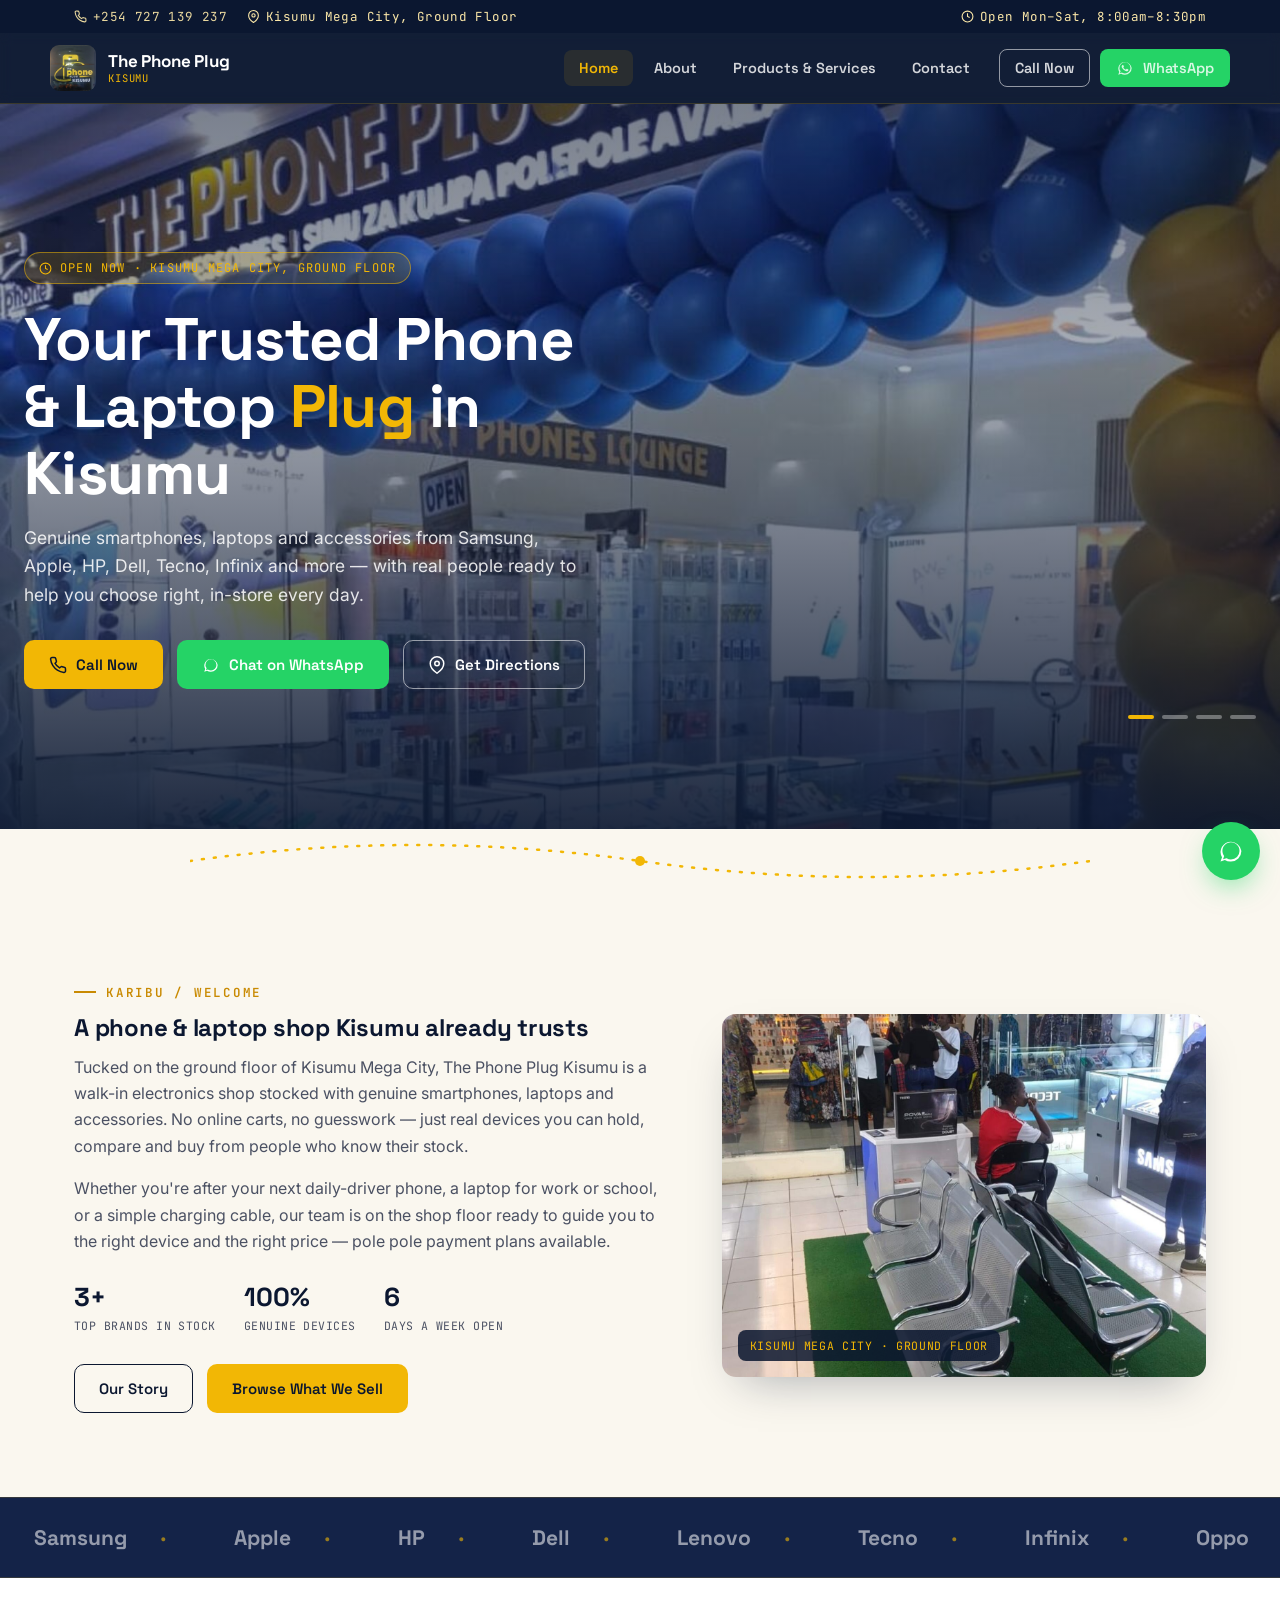
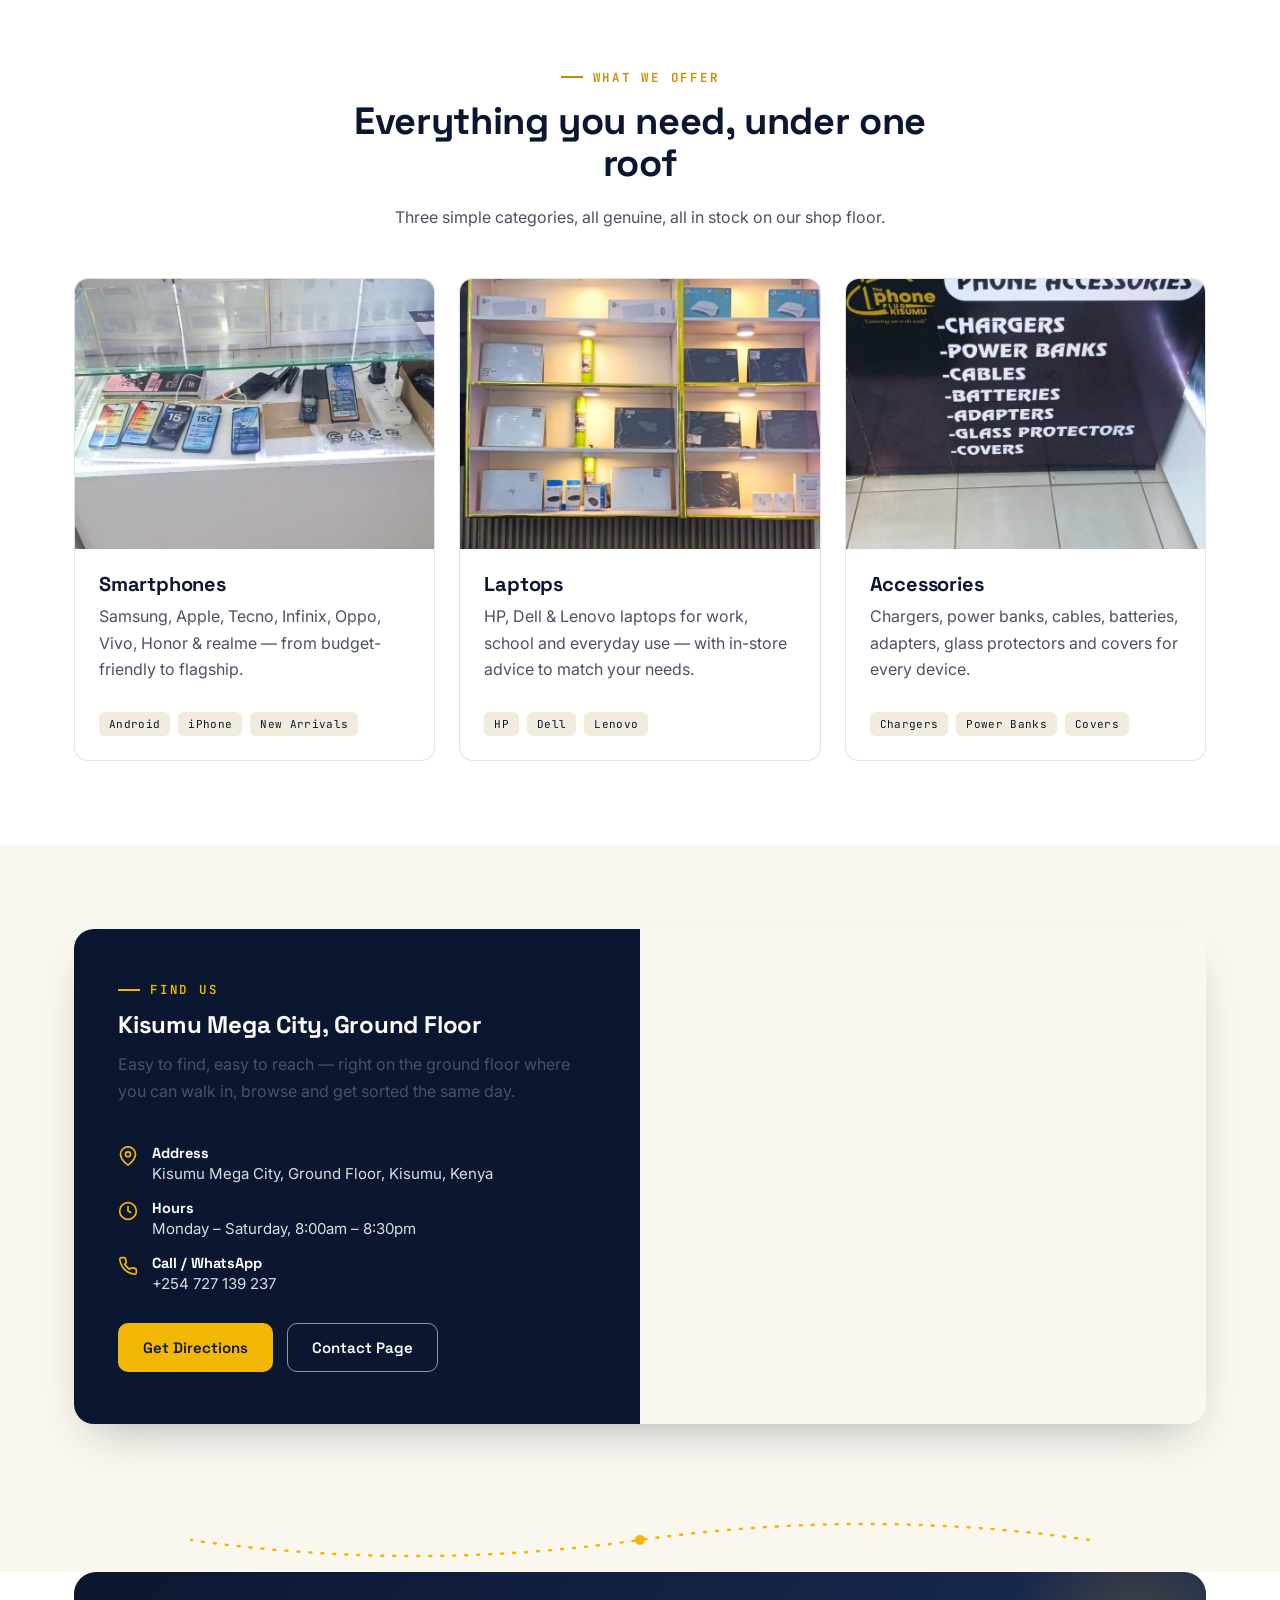
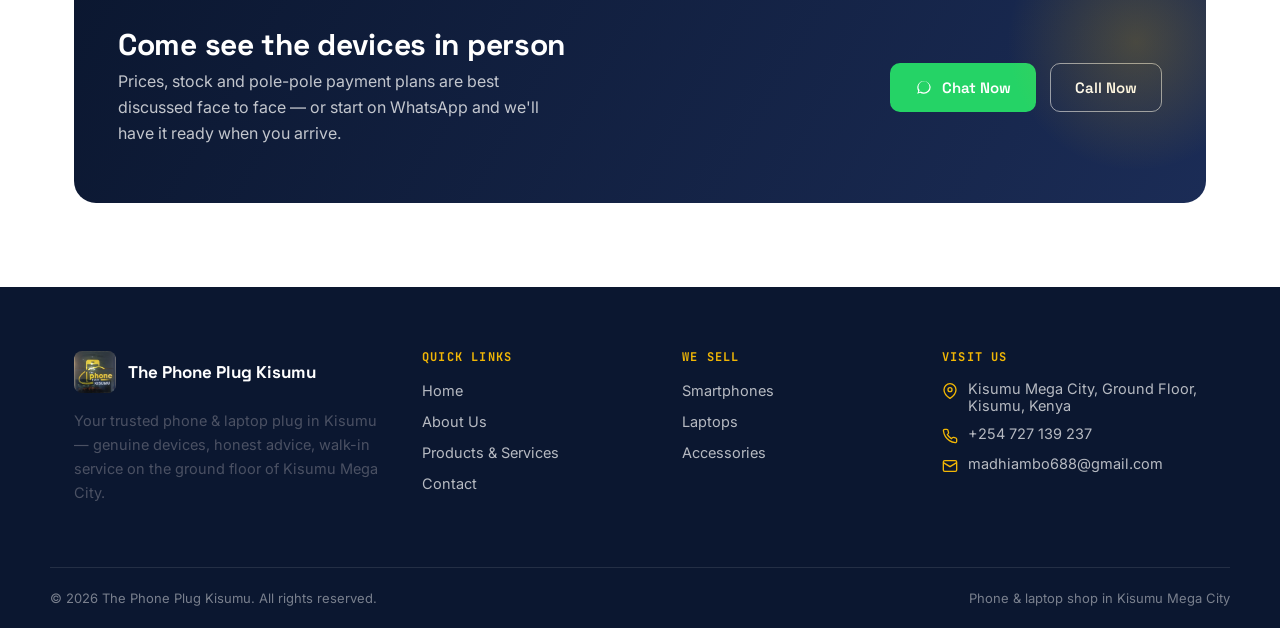
<file: thephoneplugkisumu/index.html>
<!DOCTYPE html>
<html lang="en">
<head>
<meta charset="UTF-8">
<meta name="viewport" content="width=device-width, initial-scale=1.0">
<title>The Phone Plug Kisumu | Phones, Laptops & Accessories in Kisumu Mega City</title>
<meta name="description" content="The Phone Plug Kisumu is your trusted phone and laptop shop in Kisumu Mega City, Ground Floor. Genuine Samsung, Apple, HP, Dell, Tecno, Infinix and more. Visit us or reach us on WhatsApp.">
<meta name="keywords" content="phone shop Kisumu, laptop shop Kisumu, Kisumu Mega City electronics store, phone and laptop shop in Kisumu, phone accessories Kisumu">
<link rel="icon" href="images/logo.jpg">
<link rel="preconnect" href="https://fonts.googleapis.com">
<link rel="stylesheet" href="css/styles.css">
</head>
<body>

<!-- ============ TOP BAR ============ -->
<div class="topbar">
  <div class="container">
    <div class="topbar-links">
      <a href="tel:+254727139237" class="topbar-item">
        <svg viewBox="0 0 24 24" fill="none" stroke="currentColor" stroke-width="2"><path d="M22 16.92v3a2 2 0 0 1-2.18 2 19.79 19.79 0 0 1-8.63-3.07 19.5 19.5 0 0 1-6-6 19.79 19.79 0 0 1-3.07-8.67A2 2 0 0 1 4.11 2h3a2 2 0 0 1 2 1.72c.12.9.34 1.79.65 2.65a2 2 0 0 1-.45 2.11L8.09 9.91a16 16 0 0 0 6 6l1.43-1.22a2 2 0 0 1 2.11-.45c.86.31 1.75.53 2.65.65A2 2 0 0 1 22 16.92z"/></svg>
        +254 727 139 237
      </a>
      <span class="topbar-item">
        <svg viewBox="0 0 24 24" fill="none" stroke="currentColor" stroke-width="2"><path d="M21 10c0 7-9 13-9 13s-9-6-9-13a9 9 0 0 1 18 0z"/><circle cx="12" cy="10" r="3"/></svg>
        Kisumu Mega City, Ground Floor
      </span>
    </div>
    <div class="topbar-links">
      <span class="topbar-item">
        <svg viewBox="0 0 24 24" fill="none" stroke="currentColor" stroke-width="2"><circle cx="12" cy="12" r="10"/><polyline points="12 6 12 12 16 14"/></svg>
        Open Mon–Sat, 8:00am–8:30pm
      </span>
    </div>
  </div>
</div>

<!-- ============ HEADER ============ -->
<header class="site-header">
  <div class="container nav-wrap">
    <a href="index.html" class="brand">
      <img src="images/logo.jpg" alt="The Phone Plug Kisumu logo">
      <span class="brand-text">
        <strong>The Phone Plug</strong>
        <span>Kisumu</span>
      </span>
    </a>
    <nav class="main-nav">
      <a href="index.html" class="active">Home</a>
      <a href="about.html">About</a>
      <a href="products.html">Products &amp; Services</a>
      <a href="contact.html">Contact</a>
      <div class="nav-cta">
        <a href="tel:+254727139237" class="btn btn-outline btn-sm">Call Now</a>
        <a href="https://wa.me/254727139237?text=Hello%20The%20Phone%20Plug%20Kisumu%2C%20I%27d%20like%20to%20know%20more" class="btn btn-whatsapp btn-sm" target="_blank" rel="noopener">
          <svg viewBox="0 0 24 24" fill="currentColor"><path d="M17.6 6.32A8.86 8.86 0 0 0 12 4a8.9 8.9 0 0 0-7.7 13.36L3 21l3.75-1.28A8.9 8.9 0 0 0 12 21a8.9 8.9 0 0 0 8.9-8.9 8.86 8.86 0 0 0-3.3-5.78zM12 19.3a7.3 7.3 0 0 1-3.73-1.02l-.27-.16-2.78.95.93-2.7-.18-.28A7.34 7.34 0 1 1 19.3 12 7.35 7.35 0 0 1 12 19.3zm4.02-5.47c-.22-.11-1.3-.64-1.5-.72s-.35-.11-.5.11-.57.72-.7.87-.26.17-.48.06a6 6 0 0 1-1.76-1.09 6.6 6.6 0 0 1-1.22-1.52c-.13-.22 0-.34.1-.45s.22-.26.33-.39a1.5 1.5 0 0 0 .22-.37.4.4 0 0 0 0-.39c-.06-.11-.5-1.2-.68-1.65s-.36-.37-.5-.38h-.43a.82.82 0 0 0-.6.28 2.5 2.5 0 0 0-.78 1.86 4.3 4.3 0 0 0 .92 2.3 9.9 9.9 0 0 0 3.8 3.36c.53.23.94.36 1.26.47a3 3 0 0 0 1.4.09 2.3 2.3 0 0 0 1.5-1.06 1.9 1.9 0 0 0 .13-1.06c-.05-.1-.2-.16-.42-.27z"/></svg>
          WhatsApp
        </a>
      </div>
    </nav>
    <button class="nav-toggle" aria-label="Toggle menu" aria-expanded="false">
      <svg viewBox="0 0 24 24" fill="none" stroke="currentColor" stroke-width="2"><line x1="3" y1="6" x2="21" y2="6"/><line x1="3" y1="12" x2="21" y2="12"/><line x1="3" y1="18" x2="21" y2="18"/></svg>
    </button>
  </div>
</header>

<!-- ============ HERO CAROUSEL ============ -->
<section class="hero">
  <div class="hero-slides">
    <div class="hero-slide active" style="background-image:url('images/hero-13.jpg')"></div>
    <div class="hero-slide" style="background-image:url('images/hero-18.jpg')"></div>
    <div class="hero-slide" style="background-image:url('images/shop-15.jpg')"></div>
    <div class="hero-slide" style="background-image:url('images/hero-17.jpg')"></div>
  </div>
  <div class="hero-inner">
    <div class="container">
      <span class="hero-badge">
        <svg viewBox="0 0 24 24" fill="none" stroke="currentColor" stroke-width="2"><circle cx="12" cy="12" r="10"/><polyline points="12 6 12 12 16 14"/></svg>
        Open now · Kisumu Mega City, Ground Floor
      </span>
      <h1>Your Trusted Phone &amp; Laptop <em>Plug</em> in Kisumu</h1>
      <p class="lead">Genuine smartphones, laptops and accessories from Samsung, Apple, HP, Dell, Tecno, Infinix and more — with real people ready to help you choose right, in-store every day.</p>
      <div class="cta-row">
        <a href="tel:+254727139237" class="btn btn-gold">
          <svg viewBox="0 0 24 24" fill="none" stroke="currentColor" stroke-width="2"><path d="M22 16.92v3a2 2 0 0 1-2.18 2 19.79 19.79 0 0 1-8.63-3.07 19.5 19.5 0 0 1-6-6 19.79 19.79 0 0 1-3.07-8.67A2 2 0 0 1 4.11 2h3a2 2 0 0 1 2 1.72c.12.9.34 1.79.65 2.65a2 2 0 0 1-.45 2.11L8.09 9.91a16 16 0 0 0 6 6l1.43-1.22a2 2 0 0 1 2.11-.45c.86.31 1.75.53 2.65.65A2 2 0 0 1 22 16.92z"/></svg>
          Call Now
        </a>
        <a href="https://wa.me/254727139237?text=Hello%20The%20Phone%20Plug%20Kisumu%2C%20I%27d%20like%20to%20know%20more" class="btn btn-whatsapp" target="_blank" rel="noopener">
          <svg viewBox="0 0 24 24" fill="currentColor"><path d="M17.6 6.32A8.86 8.86 0 0 0 12 4a8.9 8.9 0 0 0-7.7 13.36L3 21l3.75-1.28A8.9 8.9 0 0 0 12 21a8.9 8.9 0 0 0 8.9-8.9 8.86 8.86 0 0 0-3.3-5.78zM12 19.3a7.3 7.3 0 0 1-3.73-1.02l-.27-.16-2.78.95.93-2.7-.18-.28A7.34 7.34 0 1 1 19.3 12 7.35 7.35 0 0 1 12 19.3z"/></svg>
          Chat on WhatsApp
        </a>
        <a href="https://www.google.com/maps/search/?api=1&query=Kisumu+Mega+City" class="btn btn-outline" target="_blank" rel="noopener">
          <svg viewBox="0 0 24 24" fill="none" stroke="currentColor" stroke-width="2"><path d="M21 10c0 7-9 13-9 13s-9-6-9-13a9 9 0 0 1 18 0z"/><circle cx="12" cy="10" r="3"/></svg>
          Get Directions
        </a>
      </div>
    </div>
  </div>
  <div class="hero-dots container"></div>
</section>

<!-- ============ CABLE DIVIDER ============ -->
<div class="cable-divider" aria-hidden="true">
  <svg viewBox="0 0 900 64" preserveAspectRatio="none">
    <path class="wire" d="M0 32 Q225 0 450 32 T900 32"/>
    <circle class="node" cx="450" cy="32" r="5"/>
  </svg>
</div>

<!-- ============ INTRO ============ -->
<section class="section-cream">
  <div class="container intro-grid">
    <div>
      <span class="eyebrow">Karibu / Welcome</span>
      <h2>A phone &amp; laptop shop Kisumu already trusts</h2>
      <p>Tucked on the ground floor of Kisumu Mega City, The Phone Plug Kisumu is a walk-in electronics shop stocked with genuine smartphones, laptops and accessories. No online carts, no guesswork — just real devices you can hold, compare and buy from people who know their stock.</p>
      <p>Whether you're after your next daily-driver phone, a laptop for work or school, or a simple charging cable, our team is on the shop floor ready to guide you to the right device and the right price — pole pole payment plans available.</p>
      <div class="stat-row">
        <div class="stat"><b>3+</b><span>Top Brands In Stock</span></div>
        <div class="stat"><b>100%</b><span>Genuine Devices</span></div>
        <div class="stat"><b>6</b><span>Days A Week Open</span></div>
      </div>
      <div class="cta-row" style="margin-top:30px;">
        <a href="about.html" class="btn btn-outline-navy">Our Story</a>
        <a href="products.html" class="btn btn-gold">Browse What We Sell</a>
      </div>
    </div>
    <div class="intro-photo">
      <img src="images/hero-6.jpg" alt="The Phone Plug Kisumu shopfront viewed from the Kisumu Mega City walkway">
      <span class="intro-photo-tag">Kisumu Mega City · Ground Floor</span>
    </div>
  </div>
</section>

<!-- ============ BRAND STRIP ============ -->
<div class="brand-strip">
  <div class="brand-track">
    <span>Samsung</span><span>Apple</span><span>HP</span><span>Dell</span><span>Lenovo</span><span>Tecno</span><span>Infinix</span><span>Oppo</span><span>Vivo</span><span>Honor</span><span>realme</span>
    <span>Samsung</span><span>Apple</span><span>HP</span><span>Dell</span><span>Lenovo</span><span>Tecno</span><span>Infinix</span><span>Oppo</span><span>Vivo</span><span>Honor</span><span>realme</span>
  </div>
</div>

<!-- ============ WHAT WE OFFER ============ -->
<section class="section-white">
  <div class="container">
    <div class="section-head center" style="margin-left:auto;margin-right:auto;">
      <span class="eyebrow" style="justify-content:center;">What We Offer</span>
      <h2>Everything you need, under one roof</h2>
      <p>Three simple categories, all genuine, all in stock on our shop floor.</p>
    </div>
    <div class="offer-grid">
      <div class="offer-card">
        <div class="offer-photo"><img src="images/shop-3.jpg" alt="Smartphone display counter with a range of phones"></div>
        <div class="offer-body">
          <h3>Smartphones</h3>
          <p>Samsung, Apple, Tecno, Infinix, Oppo, Vivo, Honor &amp; realme — from budget-friendly to flagship.</p>
          <div class="offer-tags"><span>Android</span><span>iPhone</span><span>New Arrivals</span></div>
        </div>
      </div>
      <div class="offer-card">
        <div class="offer-photo"><img src="images/shop-8.jpg" alt="Laptop and electronics accessories shelf"></div>
        <div class="offer-body">
          <h3>Laptops</h3>
          <p>HP, Dell &amp; Lenovo laptops for work, school and everyday use — with in-store advice to match your needs.</p>
          <div class="offer-tags"><span>HP</span><span>Dell</span><span>Lenovo</span></div>
        </div>
      </div>
      <div class="offer-card">
        <div class="offer-photo"><img src="images/shop-9.jpg" alt="Phone accessories board listing chargers, power banks, cables and more"></div>
        <div class="offer-body">
          <h3>Accessories</h3>
          <p>Chargers, power banks, cables, batteries, adapters, glass protectors and covers for every device.</p>
          <div class="offer-tags"><span>Chargers</span><span>Power Banks</span><span>Covers</span></div>
        </div>
      </div>
    </div>
  </div>
</section>

<!-- ============ LOCATION HIGHLIGHT ============ -->
<section class="section-cream">
  <div class="container">
    <div class="location-block">
      <div class="location-info">
        <span class="eyebrow on-dark">Find Us</span>
        <h2>Kisumu Mega City, Ground Floor</h2>
        <p>Easy to find, easy to reach — right on the ground floor where you can walk in, browse and get sorted the same day.</p>
        <ul class="location-list">
          <li>
            <svg viewBox="0 0 24 24" fill="none" stroke="currentColor" stroke-width="2"><path d="M21 10c0 7-9 13-9 13s-9-6-9-13a9 9 0 0 1 18 0z"/><circle cx="12" cy="10" r="3"/></svg>
            <span><b>Address</b>Kisumu Mega City, Ground Floor, Kisumu, Kenya</span>
          </li>
          <li>
            <svg viewBox="0 0 24 24" fill="none" stroke="currentColor" stroke-width="2"><circle cx="12" cy="12" r="10"/><polyline points="12 6 12 12 16 14"/></svg>
            <span><b>Hours</b>Monday – Saturday, 8:00am – 8:30pm</span>
          </li>
          <li>
            <svg viewBox="0 0 24 24" fill="none" stroke="currentColor" stroke-width="2"><path d="M22 16.92v3a2 2 0 0 1-2.18 2 19.79 19.79 0 0 1-8.63-3.07 19.5 19.5 0 0 1-6-6 19.79 19.79 0 0 1-3.07-8.67A2 2 0 0 1 4.11 2h3a2 2 0 0 1 2 1.72c.12.9.34 1.79.65 2.65a2 2 0 0 1-.45 2.11L8.09 9.91a16 16 0 0 0 6 6l1.43-1.22a2 2 0 0 1 2.11-.45c.86.31 1.75.53 2.65.65A2 2 0 0 1 22 16.92z"/></svg>
            <span><b>Call / WhatsApp</b>+254 727 139 237</span>
          </li>
        </ul>
        <div class="cta-row">
          <a href="https://www.google.com/maps/search/?api=1&query=Kisumu+Mega+City" class="btn btn-gold" target="_blank" rel="noopener">Get Directions</a>
          <a href="contact.html" class="btn btn-outline">Contact Page</a>
        </div>
      </div>
      <div class="location-map">
        <iframe
          src="https://www.google.com/maps?q=Kisumu%20Mega%20City%2C%20Kisumu%2C%20Kenya&output=embed"
          allowfullscreen="" loading="lazy" referrerpolicy="no-referrer-when-downgrade"
          title="Map showing Kisumu Mega City, Kisumu">
        </iframe>
      </div>
    </div>
  </div>
</section>

<!-- ============ CABLE DIVIDER ============ -->
<div class="cable-divider" aria-hidden="true">
  <svg viewBox="0 0 900 64" preserveAspectRatio="none">
    <path class="wire" d="M0 32 Q225 64 450 32 T900 32"/>
    <circle class="node" cx="450" cy="32" r="5"/>
  </svg>
</div>

<!-- ============ CTA BANNER ============ -->
<section class="section-white" style="padding-top:0;">
  <div class="container">
    <div class="cta-banner">
      <div>
        <h2>Come see the devices in person</h2>
        <p>Prices, stock and pole-pole payment plans are best discussed face to face — or start on WhatsApp and we'll have it ready when you arrive.</p>
      </div>
      <div class="cta-row">
        <a href="https://wa.me/254727139237?text=Hello%20The%20Phone%20Plug%20Kisumu%2C%20I%27d%20like%20to%20know%20more" class="btn btn-whatsapp" target="_blank" rel="noopener">
          <svg viewBox="0 0 24 24" fill="currentColor"><path d="M17.6 6.32A8.86 8.86 0 0 0 12 4a8.9 8.9 0 0 0-7.7 13.36L3 21l3.75-1.28A8.9 8.9 0 0 0 12 21a8.9 8.9 0 0 0 8.9-8.9 8.86 8.86 0 0 0-3.3-5.78zM12 19.3a7.3 7.3 0 0 1-3.73-1.02l-.27-.16-2.78.95.93-2.7-.18-.28A7.34 7.34 0 1 1 19.3 12 7.35 7.35 0 0 1 12 19.3z"/></svg>
          Chat Now
        </a>
        <a href="tel:+254727139237" class="btn btn-outline">Call Now</a>
      </div>
    </div>
  </div>
</section>

<!-- ============ FOOTER ============ -->
<footer>
  <div class="container footer-grid">
    <div>
      <div class="footer-brand">
        <img src="images/logo.jpg" alt="The Phone Plug Kisumu logo">
        <strong>The Phone Plug Kisumu</strong>
      </div>
      <p style="max-width:36ch;font-size:14.5px;">Your trusted phone &amp; laptop plug in Kisumu — genuine devices, honest advice, walk-in service on the ground floor of Kisumu Mega City.</p>
    </div>
    <div class="footer-col">
      <h4>Quick Links</h4>
      <ul>
        <li><a href="index.html">Home</a></li>
        <li><a href="about.html">About Us</a></li>
        <li><a href="products.html">Products &amp; Services</a></li>
        <li><a href="contact.html">Contact</a></li>
      </ul>
    </div>
    <div class="footer-col">
      <h4>We Sell</h4>
      <ul>
        <li><a href="products.html#smartphones">Smartphones</a></li>
        <li><a href="products.html#laptops">Laptops</a></li>
        <li><a href="products.html#accessories">Accessories</a></li>
      </ul>
    </div>
    <div class="footer-col">
      <h4>Visit Us</h4>
      <ul>
        <li class="contact-line">
          <svg viewBox="0 0 24 24" fill="none" stroke="currentColor" stroke-width="2"><path d="M21 10c0 7-9 13-9 13s-9-6-9-13a9 9 0 0 1 18 0z"/><circle cx="12" cy="10" r="3"/></svg>
          Kisumu Mega City, Ground Floor, Kisumu, Kenya
        </li>
        <li class="contact-line">
          <svg viewBox="0 0 24 24" fill="none" stroke="currentColor" stroke-width="2"><path d="M22 16.92v3a2 2 0 0 1-2.18 2 19.79 19.79 0 0 1-8.63-3.07 19.5 19.5 0 0 1-6-6 19.79 19.79 0 0 1-3.07-8.67A2 2 0 0 1 4.11 2h3a2 2 0 0 1 2 1.72c.12.9.34 1.79.65 2.65a2 2 0 0 1-.45 2.11L8.09 9.91a16 16 0 0 0 6 6l1.43-1.22a2 2 0 0 1 2.11-.45c.86.31 1.75.53 2.65.65A2 2 0 0 1 22 16.92z"/></svg>
          +254 727 139 237
        </li>
        <li class="contact-line">
          <svg viewBox="0 0 24 24" fill="none" stroke="currentColor" stroke-width="2"><rect x="2" y="4" width="20" height="16" rx="2"/><path d="m2 7 10 6 10-6"/></svg>
          madhiambo688@gmail.com
        </li>
      </ul>
    </div>
  </div>
  <div class="container footer-bottom">
    <span>© 2026 The Phone Plug Kisumu. All rights reserved.</span>
    <span>Phone &amp; laptop shop in Kisumu Mega City</span>
  </div>
</footer>

<a href="https://wa.me/254727139237?text=Hello%20The%20Phone%20Plug%20Kisumu%2C%20I%27d%20like%20to%20know%20more" class="float-wa" target="_blank" rel="noopener" aria-label="Chat on WhatsApp">
  <svg viewBox="0 0 24 24" fill="currentColor"><path d="M17.6 6.32A8.86 8.86 0 0 0 12 4a8.9 8.9 0 0 0-7.7 13.36L3 21l3.75-1.28A8.9 8.9 0 0 0 12 21a8.9 8.9 0 0 0 8.9-8.9 8.86 8.86 0 0 0-3.3-5.78zM12 19.3a7.3 7.3 0 0 1-3.73-1.02l-.27-.16-2.78.95.93-2.7-.18-.28A7.34 7.34 0 1 1 19.3 12 7.35 7.35 0 0 1 12 19.3z"/></svg>
</a>

<script src="js/main.js"></script>
</body>
</html>
</file>
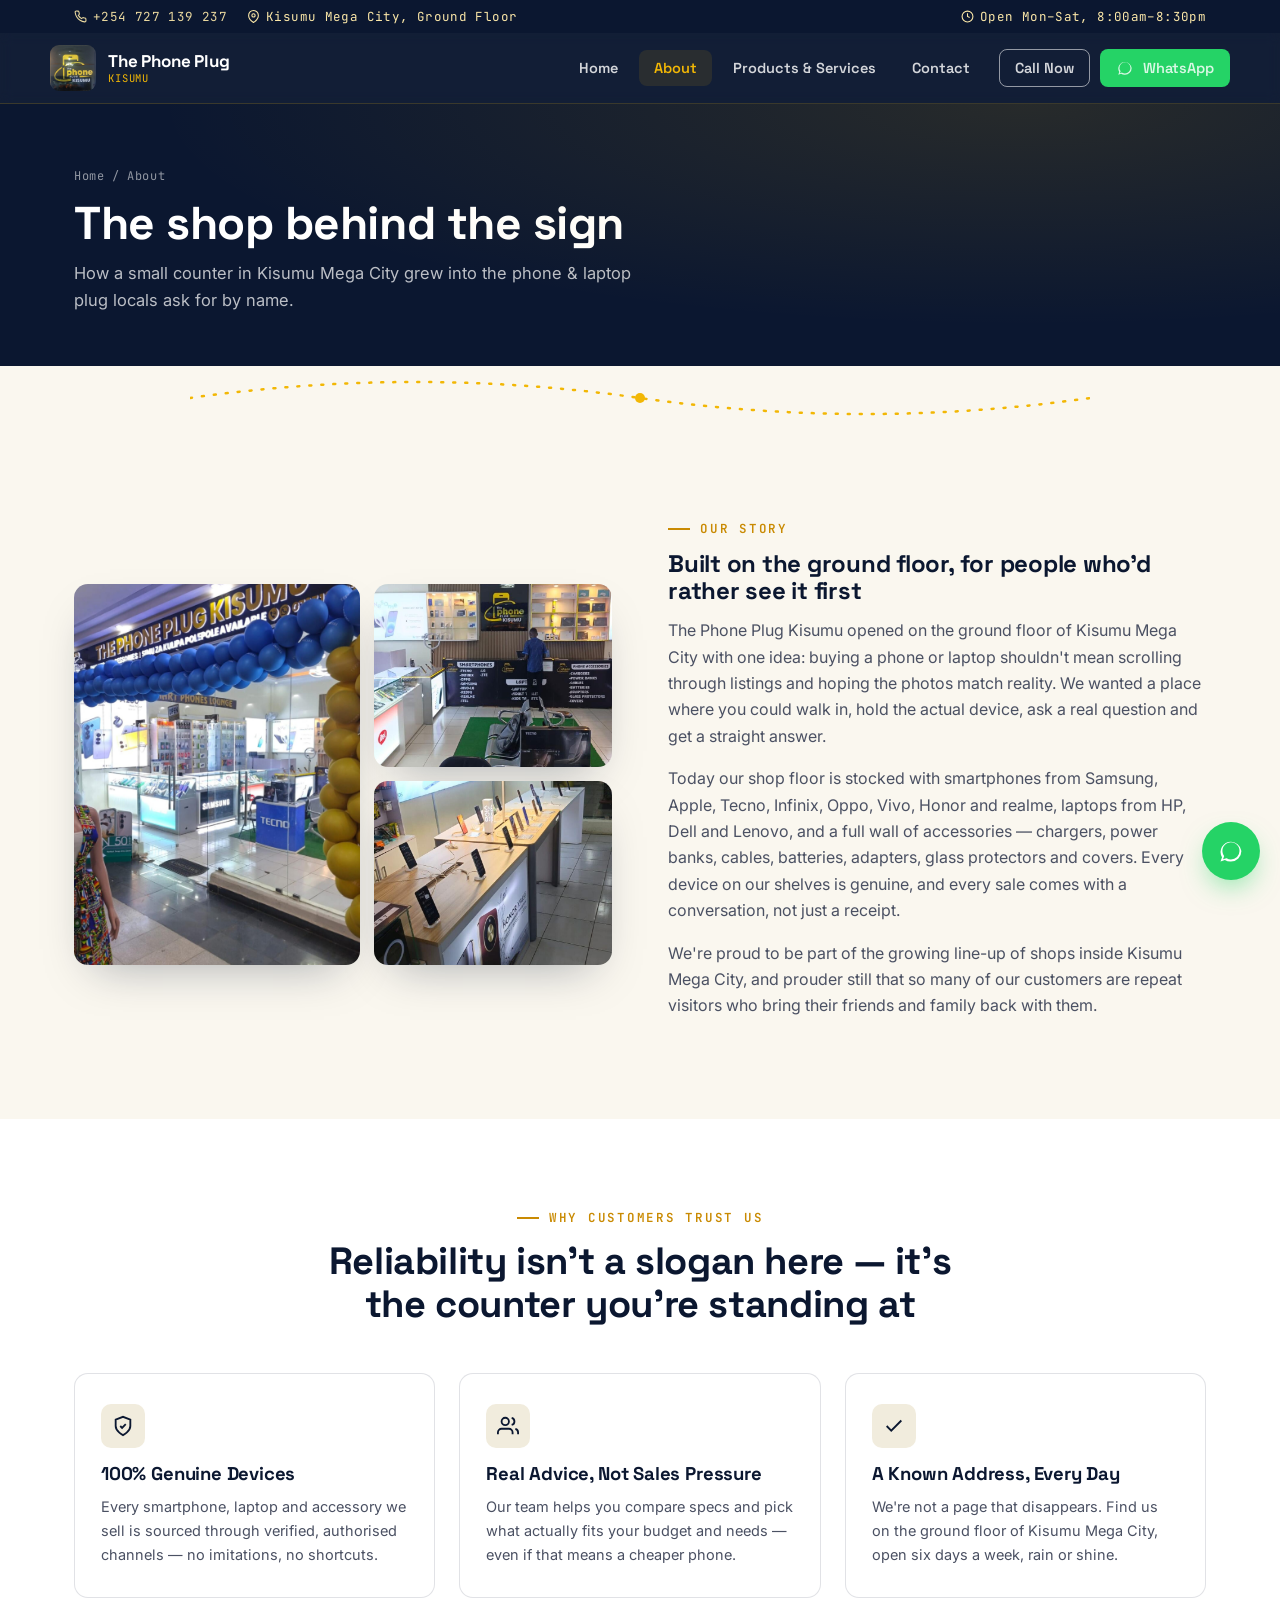
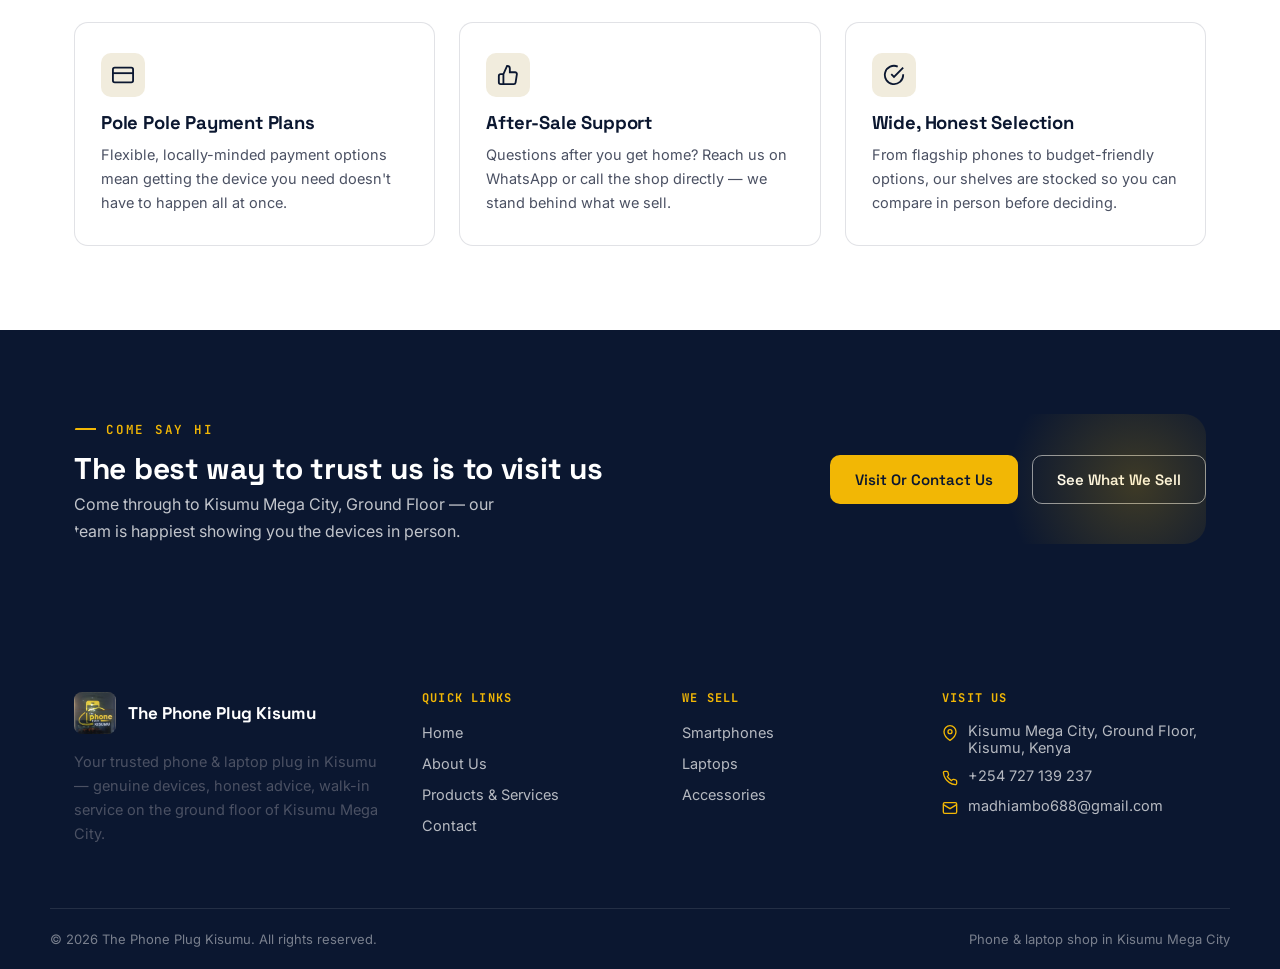
<file: thephoneplugkisumu/about.html>
<!DOCTYPE html>
<html lang="en">
<head>
<meta charset="UTF-8">
<meta name="viewport" content="width=device-width, initial-scale=1.0">
<title>About Us | The Phone Plug Kisumu</title>
<meta name="description" content="Learn about The Phone Plug Kisumu — a trusted, walk-in phone and laptop shop on the ground floor of Kisumu Mega City, known for genuine devices and honest service.">
<link rel="icon" href="images/logo.jpg">
<link rel="stylesheet" href="css/styles.css">
</head>
<body>

<div class="topbar">
  <div class="container">
    <div class="topbar-links">
      <a href="tel:+254727139237" class="topbar-item">
        <svg viewBox="0 0 24 24" fill="none" stroke="currentColor" stroke-width="2"><path d="M22 16.92v3a2 2 0 0 1-2.18 2 19.79 19.79 0 0 1-8.63-3.07 19.5 19.5 0 0 1-6-6 19.79 19.79 0 0 1-3.07-8.67A2 2 0 0 1 4.11 2h3a2 2 0 0 1 2 1.72c.12.9.34 1.79.65 2.65a2 2 0 0 1-.45 2.11L8.09 9.91a16 16 0 0 0 6 6l1.43-1.22a2 2 0 0 1 2.11-.45c.86.31 1.75.53 2.65.65A2 2 0 0 1 22 16.92z"/></svg>
        +254 727 139 237
      </a>
      <span class="topbar-item">
        <svg viewBox="0 0 24 24" fill="none" stroke="currentColor" stroke-width="2"><path d="M21 10c0 7-9 13-9 13s-9-6-9-13a9 9 0 0 1 18 0z"/><circle cx="12" cy="10" r="3"/></svg>
        Kisumu Mega City, Ground Floor
      </span>
    </div>
    <div class="topbar-links">
      <span class="topbar-item">
        <svg viewBox="0 0 24 24" fill="none" stroke="currentColor" stroke-width="2"><circle cx="12" cy="12" r="10"/><polyline points="12 6 12 12 16 14"/></svg>
        Open Mon–Sat, 8:00am–8:30pm
      </span>
    </div>
  </div>
</div>

<header class="site-header">
  <div class="container nav-wrap">
    <a href="index.html" class="brand">
      <img src="images/logo.jpg" alt="The Phone Plug Kisumu logo">
      <span class="brand-text">
        <strong>The Phone Plug</strong>
        <span>Kisumu</span>
      </span>
    </a>
    <nav class="main-nav">
      <a href="index.html">Home</a>
      <a href="about.html" class="active">About</a>
      <a href="products.html">Products &amp; Services</a>
      <a href="contact.html">Contact</a>
      <div class="nav-cta">
        <a href="tel:+254727139237" class="btn btn-outline btn-sm">Call Now</a>
        <a href="https://wa.me/254727139237?text=Hello%20The%20Phone%20Plug%20Kisumu%2C%20I%27d%20like%20to%20know%20more" class="btn btn-whatsapp btn-sm" target="_blank" rel="noopener">
          <svg viewBox="0 0 24 24" fill="currentColor"><path d="M17.6 6.32A8.86 8.86 0 0 0 12 4a8.9 8.9 0 0 0-7.7 13.36L3 21l3.75-1.28A8.9 8.9 0 0 0 12 21a8.9 8.9 0 0 0 8.9-8.9 8.86 8.86 0 0 0-3.3-5.78zM12 19.3a7.3 7.3 0 0 1-3.73-1.02l-.27-.16-2.78.95.93-2.7-.18-.28A7.34 7.34 0 1 1 19.3 12 7.35 7.35 0 0 1 12 19.3z"/></svg>
          WhatsApp
        </a>
      </div>
    </nav>
    <button class="nav-toggle" aria-label="Toggle menu" aria-expanded="false">
      <svg viewBox="0 0 24 24" fill="none" stroke="currentColor" stroke-width="2"><line x1="3" y1="6" x2="21" y2="6"/><line x1="3" y1="12" x2="21" y2="12"/><line x1="3" y1="18" x2="21" y2="18"/></svg>
    </button>
  </div>
</header>

<div class="page-hero">
  <div class="container">
    <div class="breadcrumb"><a href="index.html">Home</a> / About</div>
    <h1>The shop behind the sign</h1>
    <p>How a small counter in Kisumu Mega City grew into the phone &amp; laptop plug locals ask for by name.</p>
  </div>
</div>

<div class="cable-divider" aria-hidden="true">
  <svg viewBox="0 0 900 64" preserveAspectRatio="none">
    <path class="wire" d="M0 32 Q225 0 450 32 T900 32"/>
    <circle class="node" cx="450" cy="32" r="5"/>
  </svg>
</div>

<!-- ============ OUR STORY ============ -->
<section class="section-cream">
  <div class="container story-grid">
    <div class="story-photos">
      <img class="tall" src="images/hero-13.jpg" alt="The Phone Plug Kisumu storefront in Kisumu Mega City">
      <img class="short" src="images/shop-16.jpg" alt="Staff member assisting a customer at the accessories counter">
      <img class="short" src="images/shop-4.jpg" alt="Phone display counter with the latest Oppo models">
    </div>
    <div>
      <span class="eyebrow">Our Story</span>
      <h2>Built on the ground floor, for people who'd rather see it first</h2>
      <p>The Phone Plug Kisumu opened on the ground floor of Kisumu Mega City with one idea: buying a phone or laptop shouldn't mean scrolling through listings and hoping the photos match reality. We wanted a place where you could walk in, hold the actual device, ask a real question and get a straight answer.</p>
      <p>Today our shop floor is stocked with smartphones from Samsung, Apple, Tecno, Infinix, Oppo, Vivo, Honor and realme, laptops from HP, Dell and Lenovo, and a full wall of accessories — chargers, power banks, cables, batteries, adapters, glass protectors and covers. Every device on our shelves is genuine, and every sale comes with a conversation, not just a receipt.</p>
      <p>We're proud to be part of the growing line-up of shops inside Kisumu Mega City, and prouder still that so many of our customers are repeat visitors who bring their friends and family back with them.</p>
    </div>
  </div>
</section>

<!-- ============ WHY TRUST US ============ -->
<section class="section-white">
  <div class="container">
    <div class="section-head center">
      <span class="eyebrow" style="justify-content:center;">Why Customers Trust Us</span>
      <h2>Reliability isn't a slogan here — it's the counter you're standing at</h2>
    </div>
    <div class="trust-grid">
      <div class="trust-card">
        <div class="icon-box">
          <svg viewBox="0 0 24 24" fill="none" stroke="currentColor" stroke-width="2"><path d="M12 22s8-4 8-10V5l-8-3-8 3v7c0 6 8 10 8 10z"/><polyline points="9 12 11 14 15 10"/></svg>
        </div>
        <h3>100% Genuine Devices</h3>
        <p>Every smartphone, laptop and accessory we sell is sourced through verified, authorised channels — no imitations, no shortcuts.</p>
      </div>
      <div class="trust-card">
        <div class="icon-box">
          <svg viewBox="0 0 24 24" fill="none" stroke="currentColor" stroke-width="2"><path d="M17 21v-2a4 4 0 0 0-4-4H5a4 4 0 0 0-4 4v2"/><circle cx="9" cy="7" r="4"/><path d="M23 21v-2a4 4 0 0 0-3-3.87"/><path d="M16 3.13a4 4 0 0 1 0 7.75"/></svg>
        </div>
        <h3>Real Advice, Not Sales Pressure</h3>
        <p>Our team helps you compare specs and pick what actually fits your budget and needs — even if that means a cheaper phone.</p>
      </div>
      <div class="trust-card">
        <div class="icon-box">
          <svg viewBox="0 0 24 24" fill="none" stroke="currentColor" stroke-width="2"><path d="M20 6 9 17l-5-5"/></svg>
        </div>
        <h3>A Known Address, Every Day</h3>
        <p>We're not a page that disappears. Find us on the ground floor of Kisumu Mega City, open six days a week, rain or shine.</p>
      </div>
      <div class="trust-card">
        <div class="icon-box">
          <svg viewBox="0 0 24 24" fill="none" stroke="currentColor" stroke-width="2"><rect x="1" y="4" width="22" height="16" rx="2"/><line x1="1" y1="10" x2="23" y2="10"/></svg>
        </div>
        <h3>Pole Pole Payment Plans</h3>
        <p>Flexible, locally-minded payment options mean getting the device you need doesn't have to happen all at once.</p>
      </div>
      <div class="trust-card">
        <div class="icon-box">
          <svg viewBox="0 0 24 24" fill="none" stroke="currentColor" stroke-width="2"><path d="M14 9V5a3 3 0 0 0-3-3l-4 9v11h11.28a2 2 0 0 0 2-1.7l1.38-9a2 2 0 0 0-2-2.3H14z"/><path d="M7 22H4a2 2 0 0 1-2-2v-7a2 2 0 0 1 2-2h3"/></svg>
        </div>
        <h3>After-Sale Support</h3>
        <p>Questions after you get home? Reach us on WhatsApp or call the shop directly — we stand behind what we sell.</p>
      </div>
      <div class="trust-card">
        <div class="icon-box">
          <svg viewBox="0 0 24 24" fill="none" stroke="currentColor" stroke-width="2"><path d="M22 11.08V12a10 10 0 1 1-5.93-9.14"/><polyline points="22 4 12 14.01 9 11.01"/></svg>
        </div>
        <h3>Wide, Honest Selection</h3>
        <p>From flagship phones to budget-friendly options, our shelves are stocked so you can compare in person before deciding.</p>
      </div>
    </div>
  </div>
</section>

<!-- ============ GALLERY STRIP TEASER ============ -->
<section class="section-navy">
  <div class="container">
    <div class="cta-banner" style="background:none;padding:0;">
      <div>
        <span class="eyebrow on-dark">Come Say Hi</span>
        <h2>The best way to trust us is to visit us</h2>
        <p>Come through to Kisumu Mega City, Ground Floor — our team is happiest showing you the devices in person.</p>
      </div>
      <div class="cta-row">
        <a href="contact.html" class="btn btn-gold">Visit Or Contact Us</a>
        <a href="products.html" class="btn btn-outline">See What We Sell</a>
      </div>
    </div>
  </div>
</section>

<footer>
  <div class="container footer-grid">
    <div>
      <div class="footer-brand">
        <img src="images/logo.jpg" alt="The Phone Plug Kisumu logo">
        <strong>The Phone Plug Kisumu</strong>
      </div>
      <p style="max-width:36ch;font-size:14.5px;">Your trusted phone &amp; laptop plug in Kisumu — genuine devices, honest advice, walk-in service on the ground floor of Kisumu Mega City.</p>
    </div>
    <div class="footer-col">
      <h4>Quick Links</h4>
      <ul>
        <li><a href="index.html">Home</a></li>
        <li><a href="about.html">About Us</a></li>
        <li><a href="products.html">Products &amp; Services</a></li>
        <li><a href="contact.html">Contact</a></li>
      </ul>
    </div>
    <div class="footer-col">
      <h4>We Sell</h4>
      <ul>
        <li><a href="products.html#smartphones">Smartphones</a></li>
        <li><a href="products.html#laptops">Laptops</a></li>
        <li><a href="products.html#accessories">Accessories</a></li>
      </ul>
    </div>
    <div class="footer-col">
      <h4>Visit Us</h4>
      <ul>
        <li class="contact-line">
          <svg viewBox="0 0 24 24" fill="none" stroke="currentColor" stroke-width="2"><path d="M21 10c0 7-9 13-9 13s-9-6-9-13a9 9 0 0 1 18 0z"/><circle cx="12" cy="10" r="3"/></svg>
          Kisumu Mega City, Ground Floor, Kisumu, Kenya
        </li>
        <li class="contact-line">
          <svg viewBox="0 0 24 24" fill="none" stroke="currentColor" stroke-width="2"><path d="M22 16.92v3a2 2 0 0 1-2.18 2 19.79 19.79 0 0 1-8.63-3.07 19.5 19.5 0 0 1-6-6 19.79 19.79 0 0 1-3.07-8.67A2 2 0 0 1 4.11 2h3a2 2 0 0 1 2 1.72c.12.9.34 1.79.65 2.65a2 2 0 0 1-.45 2.11L8.09 9.91a16 16 0 0 0 6 6l1.43-1.22a2 2 0 0 1 2.11-.45c.86.31 1.75.53 2.65.65A2 2 0 0 1 22 16.92z"/></svg>
          +254 727 139 237
        </li>
        <li class="contact-line">
          <svg viewBox="0 0 24 24" fill="none" stroke="currentColor" stroke-width="2"><rect x="2" y="4" width="20" height="16" rx="2"/><path d="m2 7 10 6 10-6"/></svg>
          madhiambo688@gmail.com
        </li>
      </ul>
    </div>
  </div>
  <div class="container footer-bottom">
    <span>© 2026 The Phone Plug Kisumu. All rights reserved.</span>
    <span>Phone &amp; laptop shop in Kisumu Mega City</span>
  </div>
</footer>

<a href="https://wa.me/254727139237?text=Hello%20The%20Phone%20Plug%20Kisumu%2C%20I%27d%20like%20to%20know%20more" class="float-wa" target="_blank" rel="noopener" aria-label="Chat on WhatsApp">
  <svg viewBox="0 0 24 24" fill="currentColor"><path d="M17.6 6.32A8.86 8.86 0 0 0 12 4a8.9 8.9 0 0 0-7.7 13.36L3 21l3.75-1.28A8.9 8.9 0 0 0 12 21a8.9 8.9 0 0 0 8.9-8.9 8.86 8.86 0 0 0-3.3-5.78zM12 19.3a7.3 7.3 0 0 1-3.73-1.02l-.27-.16-2.78.95.93-2.7-.18-.28A7.34 7.34 0 1 1 19.3 12 7.35 7.35 0 0 1 12 19.3z"/></svg>
</a>

<script src="js/main.js"></script>
</body>
</html>
</file>
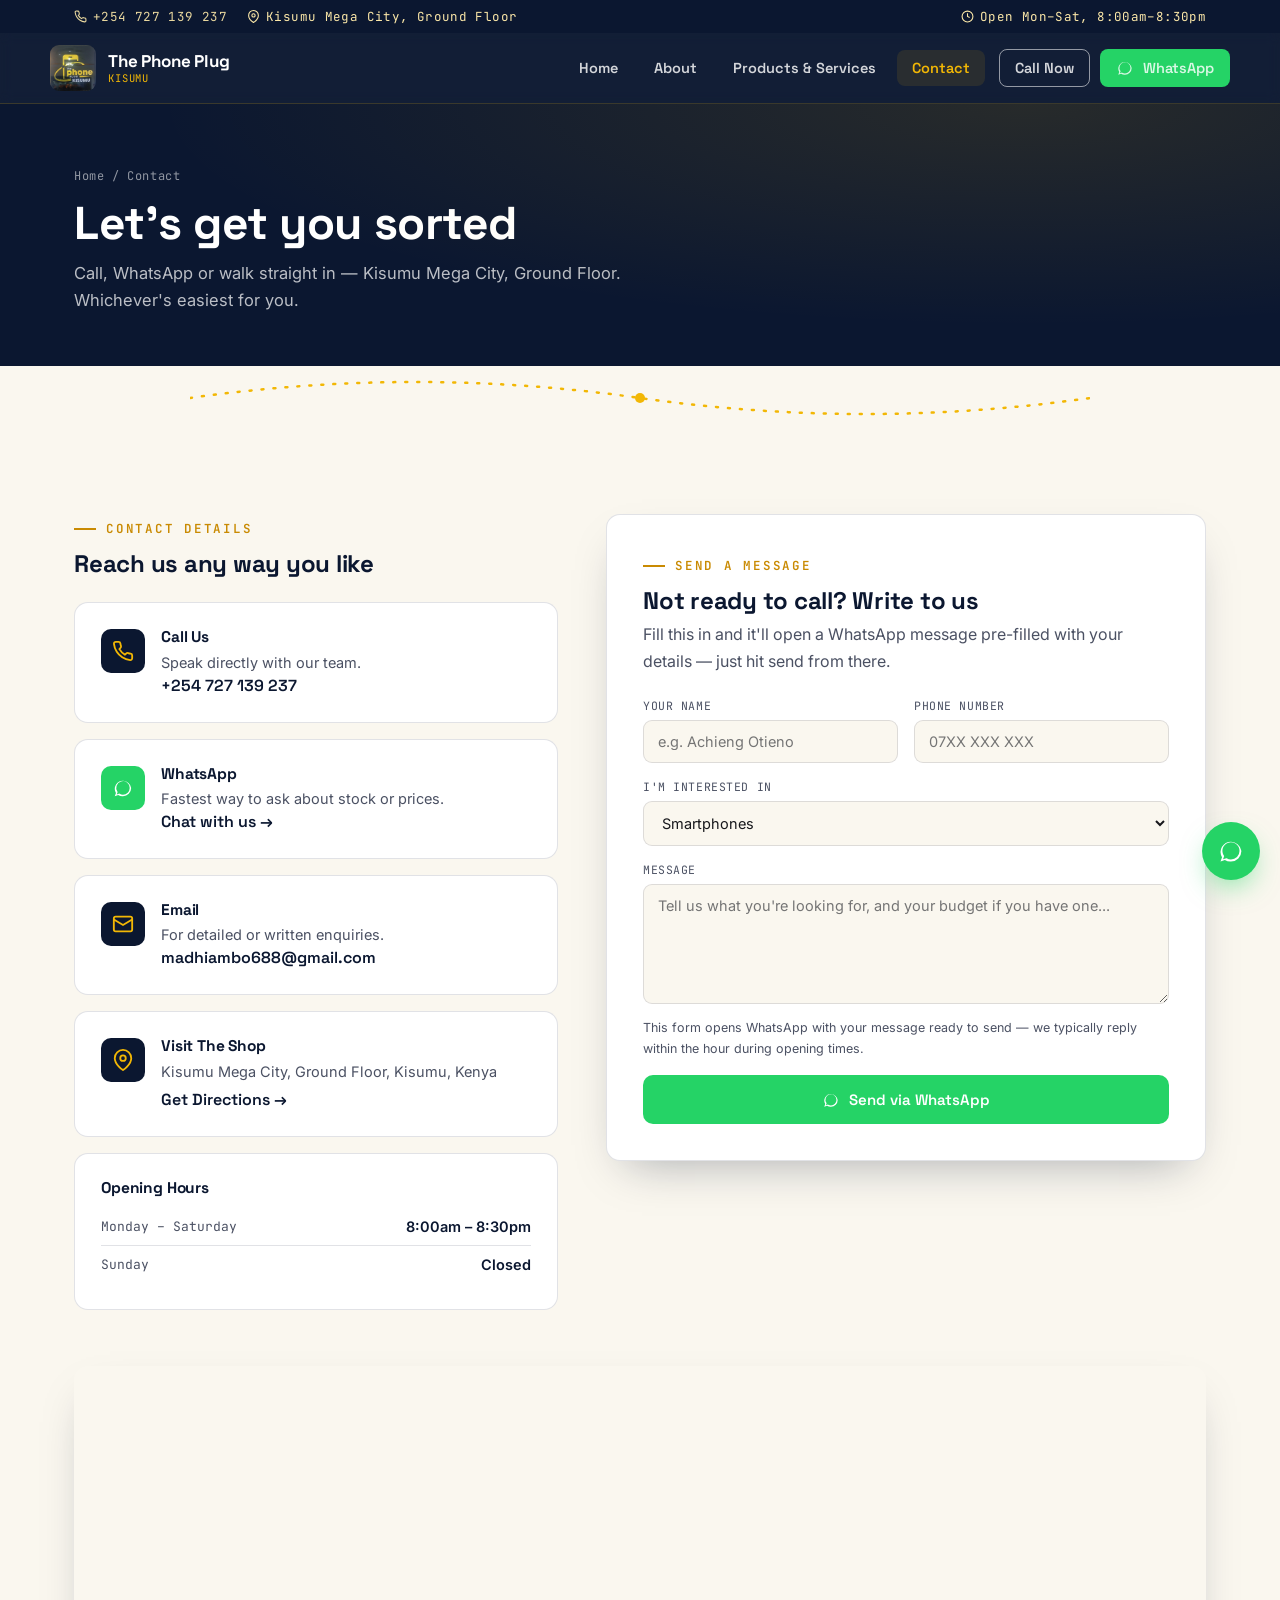
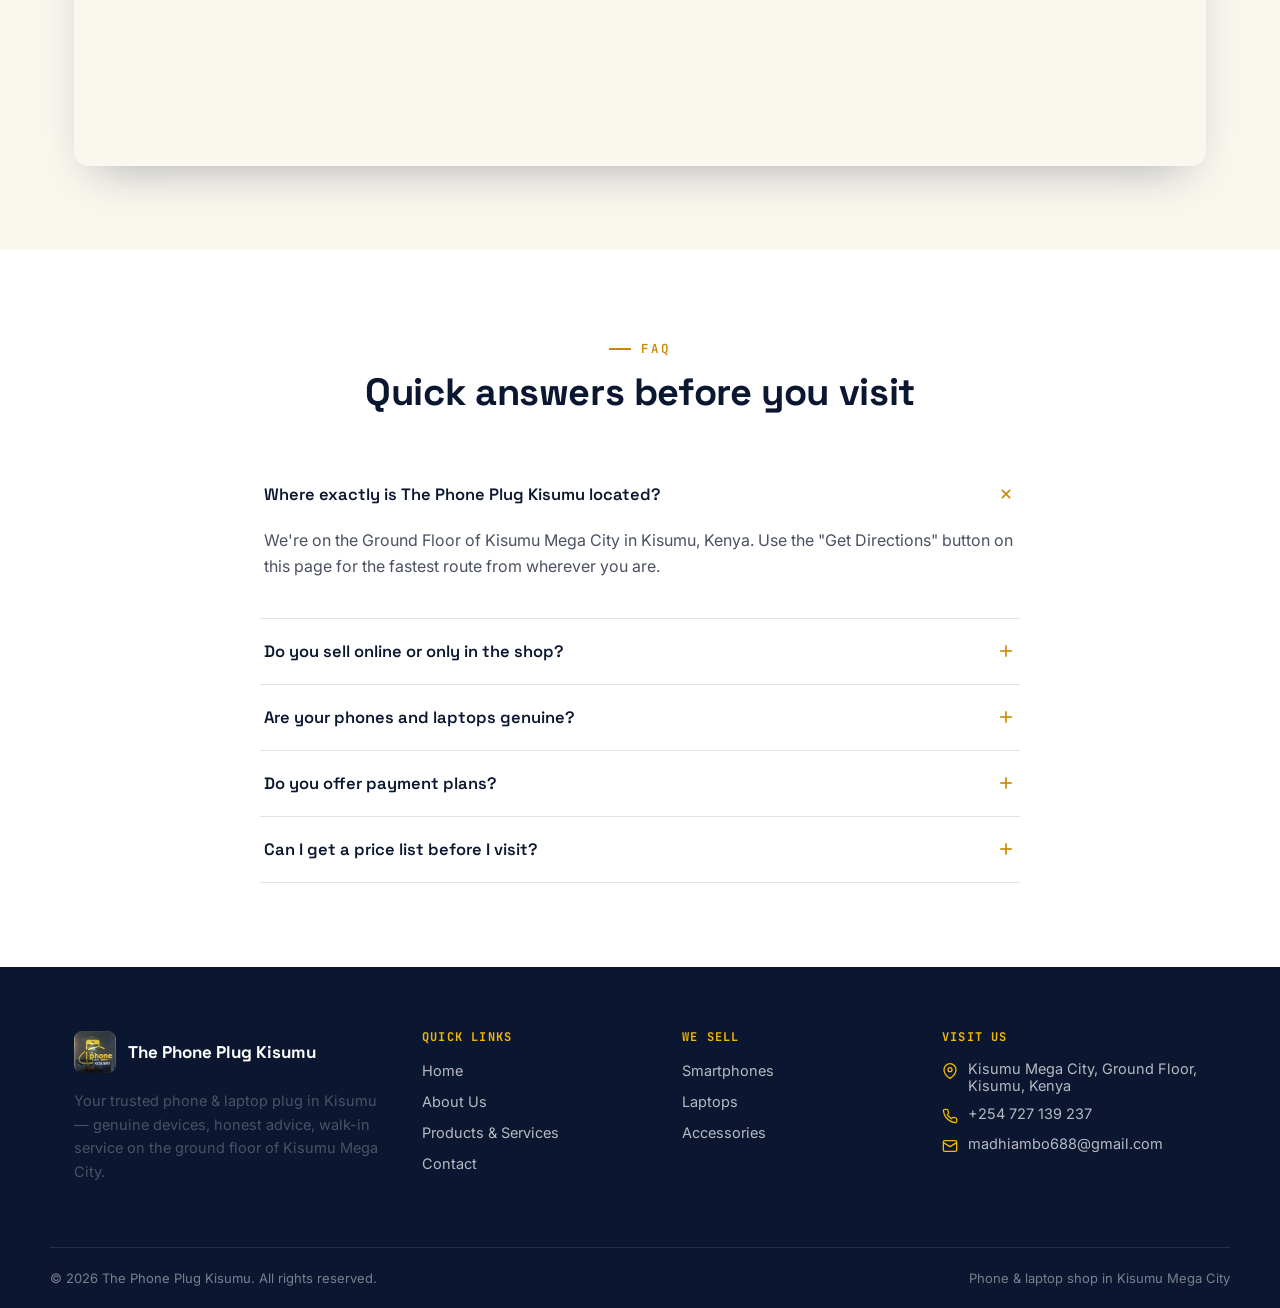
<file: thephoneplugkisumu/contact.html>
<!DOCTYPE html>
<html lang="en">
<head>
<meta charset="UTF-8">
<meta name="viewport" content="width=device-width, initial-scale=1.0">
<title>Contact Us | The Phone Plug Kisumu</title>
<meta name="description" content="Contact The Phone Plug Kisumu — call, WhatsApp or visit us on the ground floor of Kisumu Mega City, Kisumu. Opening hours, map and contact form inside.">
<link rel="icon" href="images/logo.jpg">
<link rel="stylesheet" href="css/styles.css">
</head>
<body>

<div class="topbar">
  <div class="container">
    <div class="topbar-links">
      <a href="tel:+254727139237" class="topbar-item">
        <svg viewBox="0 0 24 24" fill="none" stroke="currentColor" stroke-width="2"><path d="M22 16.92v3a2 2 0 0 1-2.18 2 19.79 19.79 0 0 1-8.63-3.07 19.5 19.5 0 0 1-6-6 19.79 19.79 0 0 1-3.07-8.67A2 2 0 0 1 4.11 2h3a2 2 0 0 1 2 1.72c.12.9.34 1.79.65 2.65a2 2 0 0 1-.45 2.11L8.09 9.91a16 16 0 0 0 6 6l1.43-1.22a2 2 0 0 1 2.11-.45c.86.31 1.75.53 2.65.65A2 2 0 0 1 22 16.92z"/></svg>
        +254 727 139 237
      </a>
      <span class="topbar-item">
        <svg viewBox="0 0 24 24" fill="none" stroke="currentColor" stroke-width="2"><path d="M21 10c0 7-9 13-9 13s-9-6-9-13a9 9 0 0 1 18 0z"/><circle cx="12" cy="10" r="3"/></svg>
        Kisumu Mega City, Ground Floor
      </span>
    </div>
    <div class="topbar-links">
      <span class="topbar-item">
        <svg viewBox="0 0 24 24" fill="none" stroke="currentColor" stroke-width="2"><circle cx="12" cy="12" r="10"/><polyline points="12 6 12 12 16 14"/></svg>
        Open Mon–Sat, 8:00am–8:30pm
      </span>
    </div>
  </div>
</div>

<header class="site-header">
  <div class="container nav-wrap">
    <a href="index.html" class="brand">
      <img src="images/logo.jpg" alt="The Phone Plug Kisumu logo">
      <span class="brand-text">
        <strong>The Phone Plug</strong>
        <span>Kisumu</span>
      </span>
    </a>
    <nav class="main-nav">
      <a href="index.html">Home</a>
      <a href="about.html">About</a>
      <a href="products.html">Products &amp; Services</a>
      <a href="contact.html" class="active">Contact</a>
      <div class="nav-cta">
        <a href="tel:+254727139237" class="btn btn-outline btn-sm">Call Now</a>
        <a href="https://wa.me/254727139237?text=Hello%20The%20Phone%20Plug%20Kisumu%2C%20I%27d%20like%20to%20know%20more" class="btn btn-whatsapp btn-sm" target="_blank" rel="noopener">
          <svg viewBox="0 0 24 24" fill="currentColor"><path d="M17.6 6.32A8.86 8.86 0 0 0 12 4a8.9 8.9 0 0 0-7.7 13.36L3 21l3.75-1.28A8.9 8.9 0 0 0 12 21a8.9 8.9 0 0 0 8.9-8.9 8.86 8.86 0 0 0-3.3-5.78zM12 19.3a7.3 7.3 0 0 1-3.73-1.02l-.27-.16-2.78.95.93-2.7-.18-.28A7.34 7.34 0 1 1 19.3 12 7.35 7.35 0 0 1 12 19.3z"/></svg>
          WhatsApp
        </a>
      </div>
    </nav>
    <button class="nav-toggle" aria-label="Toggle menu" aria-expanded="false">
      <svg viewBox="0 0 24 24" fill="none" stroke="currentColor" stroke-width="2"><line x1="3" y1="6" x2="21" y2="6"/><line x1="3" y1="12" x2="21" y2="12"/><line x1="3" y1="18" x2="21" y2="18"/></svg>
    </button>
  </div>
</header>

<div class="page-hero">
  <div class="container">
    <div class="breadcrumb"><a href="index.html">Home</a> / Contact</div>
    <h1>Let's get you sorted</h1>
    <p>Call, WhatsApp or walk straight in — Kisumu Mega City, Ground Floor. Whichever's easiest for you.</p>
  </div>
</div>

<div class="cable-divider" aria-hidden="true">
  <svg viewBox="0 0 900 64" preserveAspectRatio="none">
    <path class="wire" d="M0 32 Q225 0 450 32 T900 32"/>
    <circle class="node" cx="450" cy="32" r="5"/>
  </svg>
</div>

<!-- ============ CONTACT DETAILS + FORM ============ -->
<section class="section-cream">
  <div class="container contact-grid">
    <div>
      <span class="eyebrow">Contact Details</span>
      <h2 style="margin-bottom:24px;">Reach us any way you like</h2>

      <div class="contact-card">
        <div class="icon-box">
          <svg viewBox="0 0 24 24" fill="none" stroke="currentColor" stroke-width="2"><path d="M22 16.92v3a2 2 0 0 1-2.18 2 19.79 19.79 0 0 1-8.63-3.07 19.5 19.5 0 0 1-6-6 19.79 19.79 0 0 1-3.07-8.67A2 2 0 0 1 4.11 2h3a2 2 0 0 1 2 1.72c.12.9.34 1.79.65 2.65a2 2 0 0 1-.45 2.11L8.09 9.91a16 16 0 0 0 6 6l1.43-1.22a2 2 0 0 1 2.11-.45c.86.31 1.75.53 2.65.65A2 2 0 0 1 22 16.92z"/></svg>
        </div>
        <div>
          <h4>Call Us</h4>
          <p>Speak directly with our team.</p>
          <a href="tel:+254727139237" class="value">+254 727 139 237</a>
        </div>
      </div>

      <div class="contact-card">
        <div class="icon-box" style="background:var(--whatsapp);color:#fff;">
          <svg viewBox="0 0 24 24" fill="currentColor"><path d="M17.6 6.32A8.86 8.86 0 0 0 12 4a8.9 8.9 0 0 0-7.7 13.36L3 21l3.75-1.28A8.9 8.9 0 0 0 12 21a8.9 8.9 0 0 0 8.9-8.9 8.86 8.86 0 0 0-3.3-5.78zM12 19.3a7.3 7.3 0 0 1-3.73-1.02l-.27-.16-2.78.95.93-2.7-.18-.28A7.34 7.34 0 1 1 19.3 12 7.35 7.35 0 0 1 12 19.3z"/></svg>
        </div>
        <div>
          <h4>WhatsApp</h4>
          <p>Fastest way to ask about stock or prices.</p>
          <a href="https://wa.me/254727139237?text=Hello%20The%20Phone%20Plug%20Kisumu%2C%20I%27d%20like%20to%20know%20more" class="value" target="_blank" rel="noopener">Chat with us →</a>
        </div>
      </div>

      <div class="contact-card">
        <div class="icon-box">
          <svg viewBox="0 0 24 24" fill="none" stroke="currentColor" stroke-width="2"><rect x="2" y="4" width="20" height="16" rx="2"/><path d="m2 7 10 6 10-6"/></svg>
        </div>
        <div>
          <h4>Email</h4>
          <p>For detailed or written enquiries.</p>
          <a href="mailto:madhiambo688@gmail.com" class="value">madhiambo688@gmail.com</a>
        </div>
      </div>

      <div class="contact-card">
        <div class="icon-box">
          <svg viewBox="0 0 24 24" fill="none" stroke="currentColor" stroke-width="2"><path d="M21 10c0 7-9 13-9 13s-9-6-9-13a9 9 0 0 1 18 0z"/><circle cx="12" cy="10" r="3"/></svg>
        </div>
        <div>
          <h4>Visit The Shop</h4>
          <p style="margin-bottom:6px;">Kisumu Mega City, Ground Floor, Kisumu, Kenya</p>
          <a href="https://www.google.com/maps/search/?api=1&query=Kisumu+Mega+City" class="value" target="_blank" rel="noopener">Get Directions →</a>
        </div>
      </div>

      <div class="contact-card" style="display:block;">
        <h4 style="margin-bottom:10px;">Opening Hours</h4>
        <table class="hours-table">
          <tr><td>Monday – Saturday</td><td>8:00am – 8:30pm</td></tr>
          <tr><td>Sunday</td><td>Closed</td></tr>
        </table>
      </div>
    </div>

    <div>
      <div class="form-card">
        <span class="eyebrow">Send A Message</span>
        <h2 style="margin-bottom:6px;">Not ready to call? Write to us</h2>
        <p style="margin-bottom:24px;">Fill this in and it'll open a WhatsApp message pre-filled with your details — just hit send from there.</p>
        <form id="contact-form">
          <div class="form-row">
            <div class="field">
              <label for="name">Your Name</label>
              <input type="text" id="name" name="name" placeholder="e.g. Achieng Otieno" required>
            </div>
            <div class="field">
              <label for="phone">Phone Number</label>
              <input type="tel" id="phone" name="phone" placeholder="07XX XXX XXX">
            </div>
          </div>
          <div class="field" style="margin-bottom:16px;">
            <label for="topic">I'm Interested In</label>
            <select id="topic" name="topic">
              <option>Smartphones</option>
              <option>Laptops</option>
              <option>Accessories</option>
              <option>Something Else</option>
            </select>
          </div>
          <div class="field" style="margin-bottom:8px;">
            <label for="message">Message</label>
            <textarea id="message" name="message" placeholder="Tell us what you're looking for, and your budget if you have one..."></textarea>
          </div>
          <p class="form-note">This form opens WhatsApp with your message ready to send — we typically reply within the hour during opening times.</p>
          <button type="submit" class="btn btn-whatsapp btn-block" style="margin-top:16px;">
            <svg viewBox="0 0 24 24" fill="currentColor"><path d="M17.6 6.32A8.86 8.86 0 0 0 12 4a8.9 8.9 0 0 0-7.7 13.36L3 21l3.75-1.28A8.9 8.9 0 0 0 12 21a8.9 8.9 0 0 0 8.9-8.9 8.86 8.86 0 0 0-3.3-5.78zM12 19.3a7.3 7.3 0 0 1-3.73-1.02l-.27-.16-2.78.95.93-2.7-.18-.28A7.34 7.34 0 1 1 19.3 12 7.35 7.35 0 0 1 12 19.3z"/></svg>
            Send via WhatsApp
          </button>
        </form>
      </div>
    </div>
  </div>

  <div class="container">
    <div class="map-full">
      <iframe
        src="https://www.google.com/maps?q=Kisumu%20Mega%20City%2C%20Kisumu%2C%20Kenya&output=embed"
        allowfullscreen="" loading="lazy" referrerpolicy="no-referrer-when-downgrade"
        title="Map showing Kisumu Mega City, Kisumu, Kenya">
      </iframe>
    </div>
  </div>
</section>

<!-- ============ FAQ ============ -->
<section class="section-white">
  <div class="container">
    <div class="section-head center">
      <span class="eyebrow" style="justify-content:center;">FAQ</span>
      <h2>Quick answers before you visit</h2>
    </div>
    <div class="faq-list">
      <div class="faq-item open">
        <button class="faq-q">Where exactly is The Phone Plug Kisumu located?
          <svg viewBox="0 0 24 24" fill="none" stroke="currentColor" stroke-width="2"><line x1="12" y1="5" x2="12" y2="19"/><line x1="5" y1="12" x2="19" y2="12"/></svg>
        </button>
        <div class="faq-a"><p>We're on the Ground Floor of Kisumu Mega City in Kisumu, Kenya. Use the "Get Directions" button on this page for the fastest route from wherever you are.</p></div>
      </div>
      <div class="faq-item">
        <button class="faq-q">Do you sell online or only in the shop?
          <svg viewBox="0 0 24 24" fill="none" stroke="currentColor" stroke-width="2"><line x1="12" y1="5" x2="12" y2="19"/><line x1="5" y1="12" x2="19" y2="12"/></svg>
        </button>
        <div class="faq-a"><p>We're a physical shop — no online cart or checkout. You can ask about stock and pricing on WhatsApp or by phone, but purchases happen in person at our counter.</p></div>
      </div>
      <div class="faq-item">
        <button class="faq-q">Are your phones and laptops genuine?
          <svg viewBox="0 0 24 24" fill="none" stroke="currentColor" stroke-width="2"><line x1="12" y1="5" x2="12" y2="19"/><line x1="5" y1="12" x2="19" y2="12"/></svg>
        </button>
        <div class="faq-a"><p>Yes. Every device we sell — from Samsung and Apple to Tecno, Infinix, HP, Dell and Lenovo — is sourced through verified channels. Nothing counterfeit ever makes it onto our shelves.</p></div>
      </div>
      <div class="faq-item">
        <button class="faq-q">Do you offer payment plans?
          <svg viewBox="0 0 24 24" fill="none" stroke="currentColor" stroke-width="2"><line x1="12" y1="5" x2="12" y2="19"/><line x1="5" y1="12" x2="19" y2="12"/></svg>
        </button>
        <div class="faq-a"><p>Yes — we offer pole pole (flexible) payment plans on select devices. Ask our team in-store or on WhatsApp for the current terms.</p></div>
      </div>
      <div class="faq-item">
        <button class="faq-q">Can I get a price list before I visit?
          <svg viewBox="0 0 24 24" fill="none" stroke="currentColor" stroke-width="2"><line x1="12" y1="5" x2="12" y2="19"/><line x1="5" y1="12" x2="19" y2="12"/></svg>
        </button>
        <div class="faq-a"><p>Message us on WhatsApp with the device you're interested in and we'll share current pricing and availability before you make the trip.</p></div>
      </div>
    </div>
  </div>
</section>

<footer>
  <div class="container footer-grid">
    <div>
      <div class="footer-brand">
        <img src="images/logo.jpg" alt="The Phone Plug Kisumu logo">
        <strong>The Phone Plug Kisumu</strong>
      </div>
      <p style="max-width:36ch;font-size:14.5px;">Your trusted phone &amp; laptop plug in Kisumu — genuine devices, honest advice, walk-in service on the ground floor of Kisumu Mega City.</p>
    </div>
    <div class="footer-col">
      <h4>Quick Links</h4>
      <ul>
        <li><a href="index.html">Home</a></li>
        <li><a href="about.html">About Us</a></li>
        <li><a href="products.html">Products &amp; Services</a></li>
        <li><a href="contact.html">Contact</a></li>
      </ul>
    </div>
    <div class="footer-col">
      <h4>We Sell</h4>
      <ul>
        <li><a href="products.html#smartphones">Smartphones</a></li>
        <li><a href="products.html#laptops">Laptops</a></li>
        <li><a href="products.html#accessories">Accessories</a></li>
      </ul>
    </div>
    <div class="footer-col">
      <h4>Visit Us</h4>
      <ul>
        <li class="contact-line">
          <svg viewBox="0 0 24 24" fill="none" stroke="currentColor" stroke-width="2"><path d="M21 10c0 7-9 13-9 13s-9-6-9-13a9 9 0 0 1 18 0z"/><circle cx="12" cy="10" r="3"/></svg>
          Kisumu Mega City, Ground Floor, Kisumu, Kenya
        </li>
        <li class="contact-line">
          <svg viewBox="0 0 24 24" fill="none" stroke="currentColor" stroke-width="2"><path d="M22 16.92v3a2 2 0 0 1-2.18 2 19.79 19.79 0 0 1-8.63-3.07 19.5 19.5 0 0 1-6-6 19.79 19.79 0 0 1-3.07-8.67A2 2 0 0 1 4.11 2h3a2 2 0 0 1 2 1.72c.12.9.34 1.79.65 2.65a2 2 0 0 1-.45 2.11L8.09 9.91a16 16 0 0 0 6 6l1.43-1.22a2 2 0 0 1 2.11-.45c.86.31 1.75.53 2.65.65A2 2 0 0 1 22 16.92z"/></svg>
          +254 727 139 237
        </li>
        <li class="contact-line">
          <svg viewBox="0 0 24 24" fill="none" stroke="currentColor" stroke-width="2"><rect x="2" y="4" width="20" height="16" rx="2"/><path d="m2 7 10 6 10-6"/></svg>
          madhiambo688@gmail.com
        </li>
      </ul>
    </div>
  </div>
  <div class="container footer-bottom">
    <span>© 2026 The Phone Plug Kisumu. All rights reserved.</span>
    <span>Phone &amp; laptop shop in Kisumu Mega City</span>
  </div>
</footer>

<a href="https://wa.me/254727139237?text=Hello%20The%20Phone%20Plug%20Kisumu%2C%20I%27d%20like%20to%20know%20more" class="float-wa" target="_blank" rel="noopener" aria-label="Chat on WhatsApp">
  <svg viewBox="0 0 24 24" fill="currentColor"><path d="M17.6 6.32A8.86 8.86 0 0 0 12 4a8.9 8.9 0 0 0-7.7 13.36L3 21l3.75-1.28A8.9 8.9 0 0 0 12 21a8.9 8.9 0 0 0 8.9-8.9 8.86 8.86 0 0 0-3.3-5.78zM12 19.3a7.3 7.3 0 0 1-3.73-1.02l-.27-.16-2.78.95.93-2.7-.18-.28A7.34 7.34 0 1 1 19.3 12 7.35 7.35 0 0 1 12 19.3z"/></svg>
</a>

<script src="js/main.js"></script>
</body>
</html>
</file>
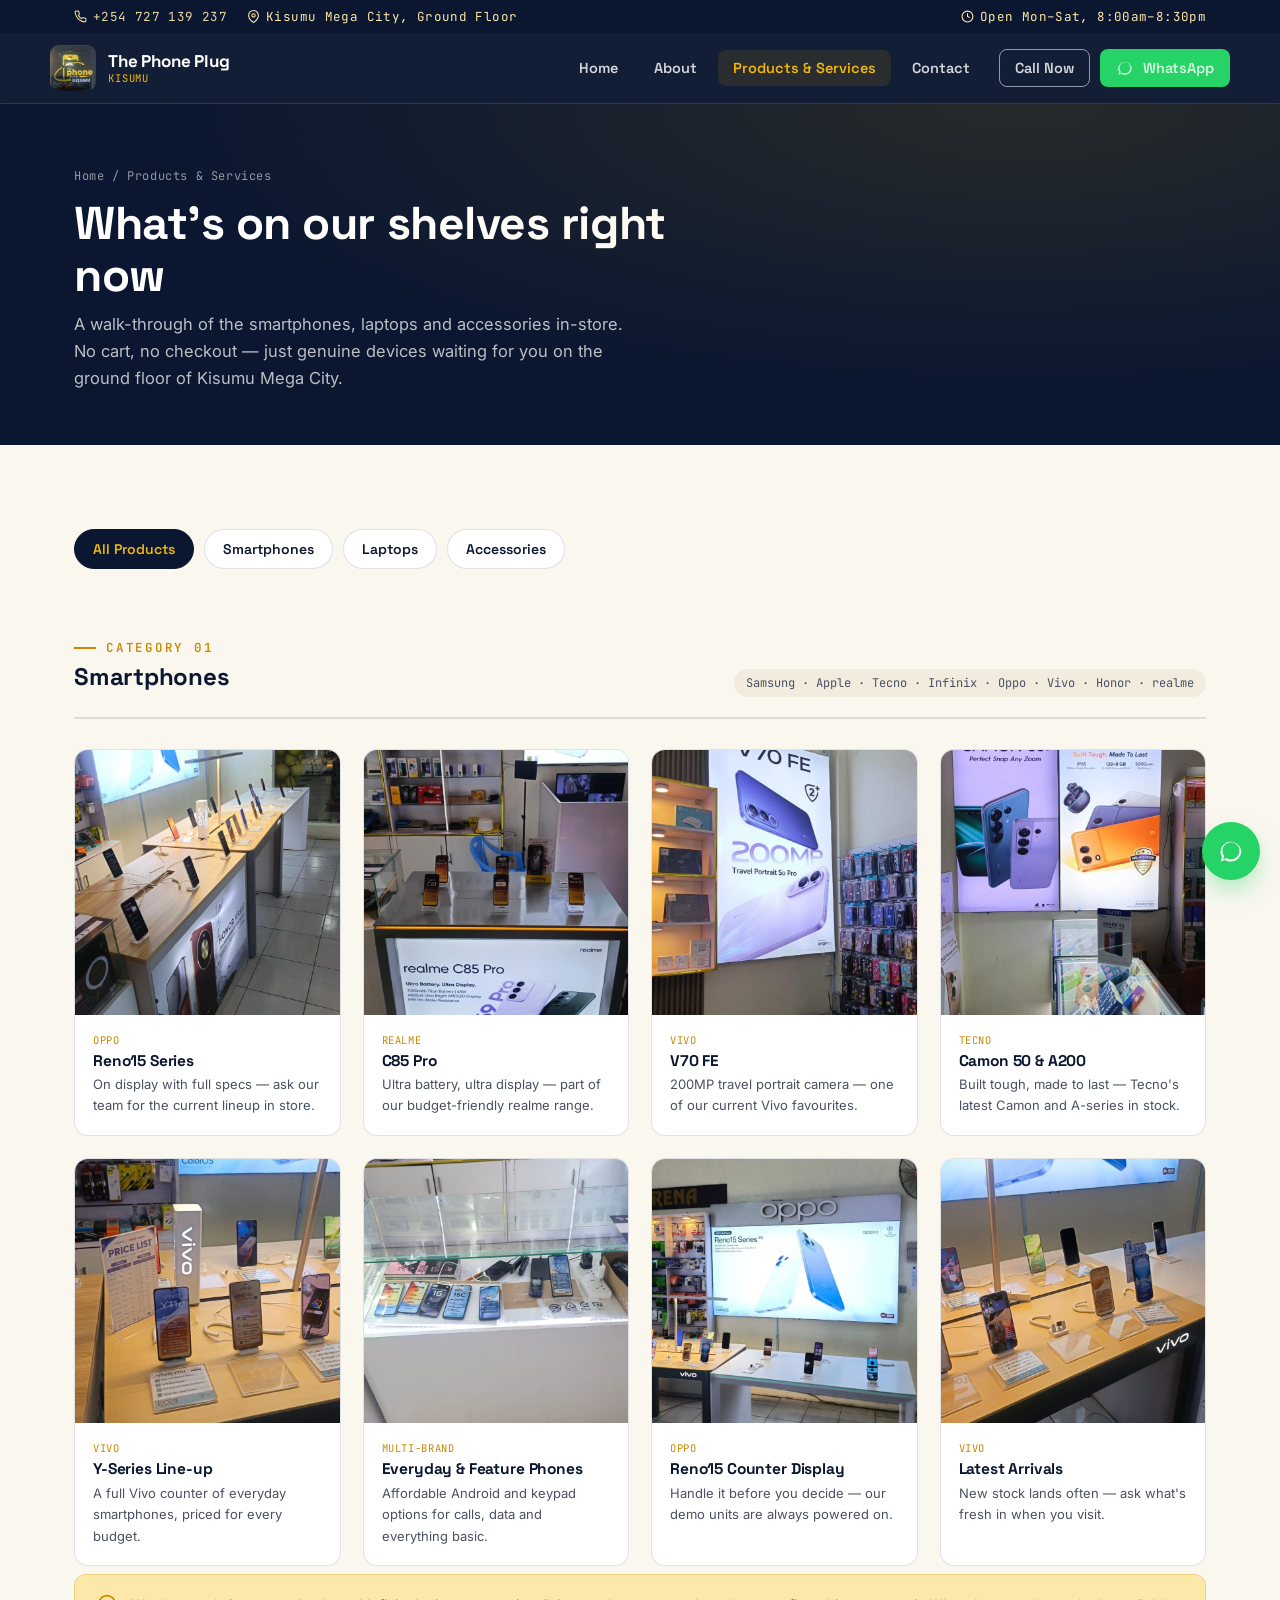
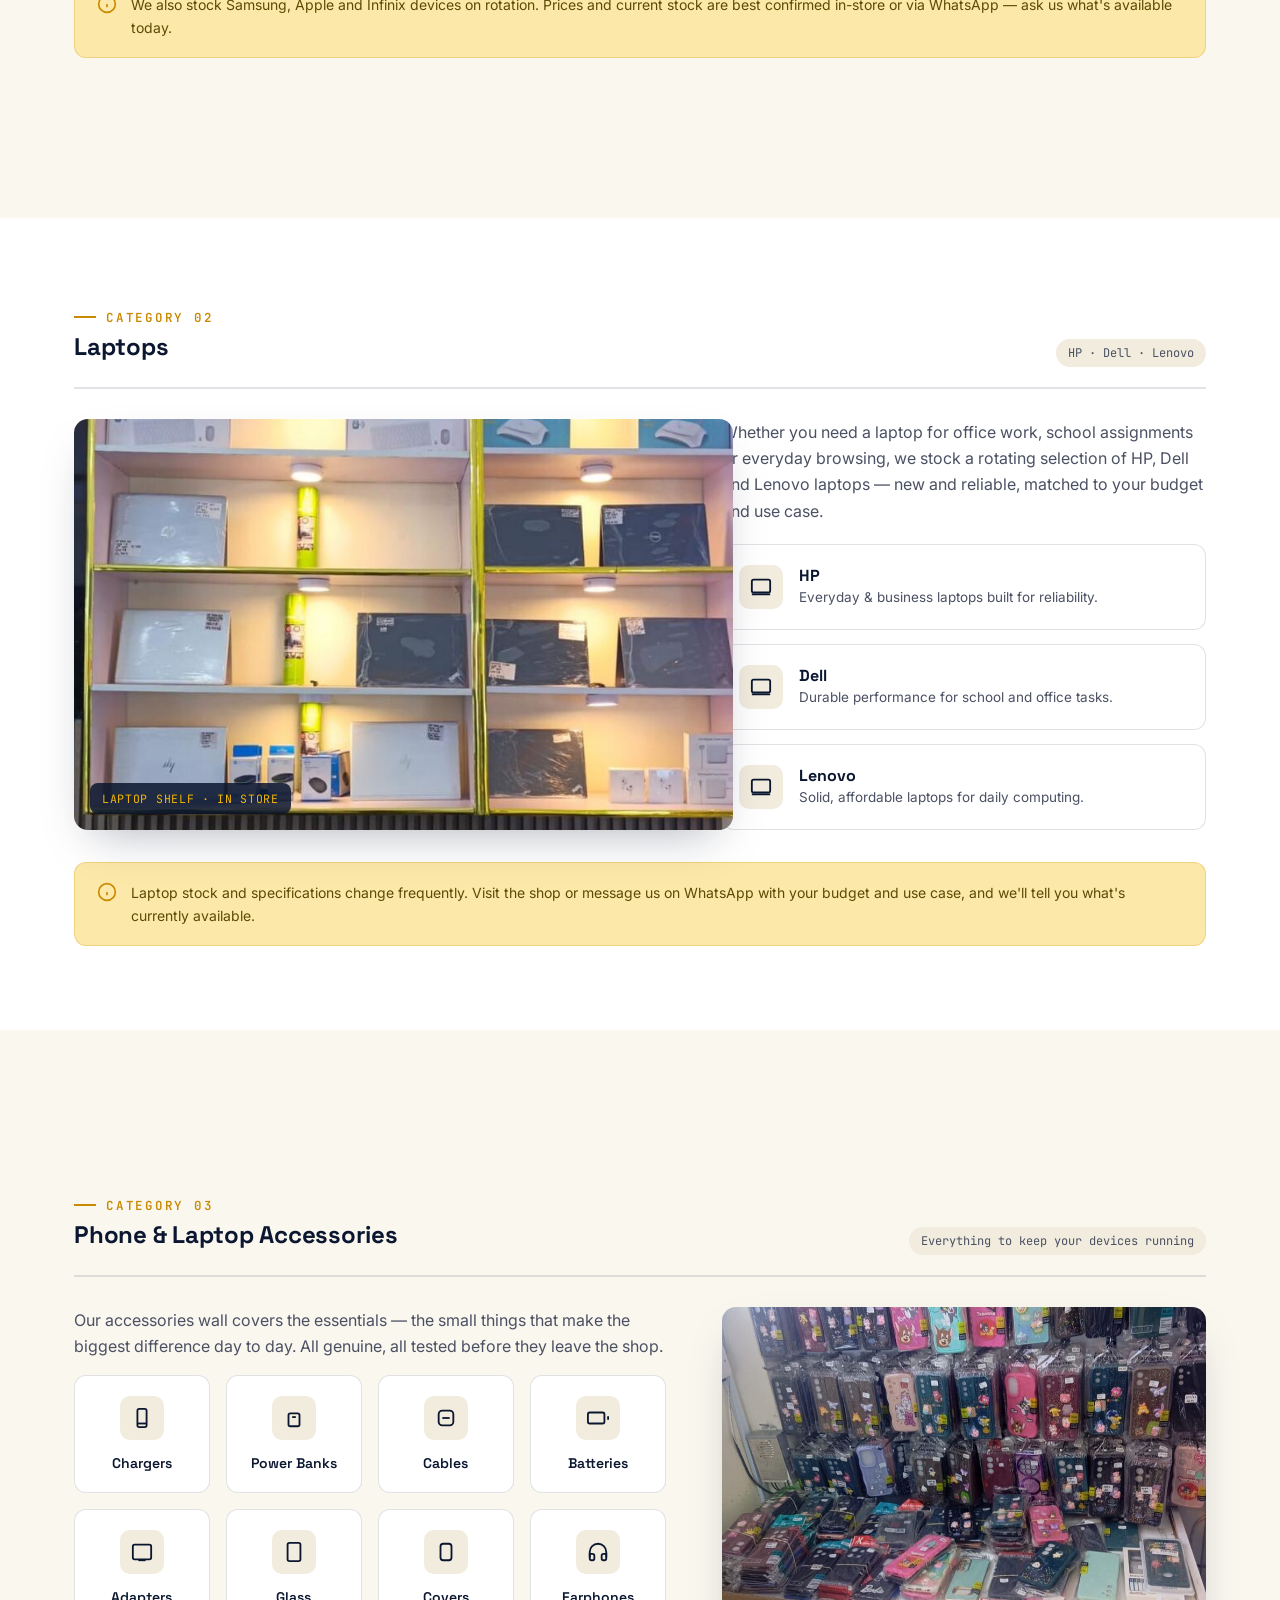
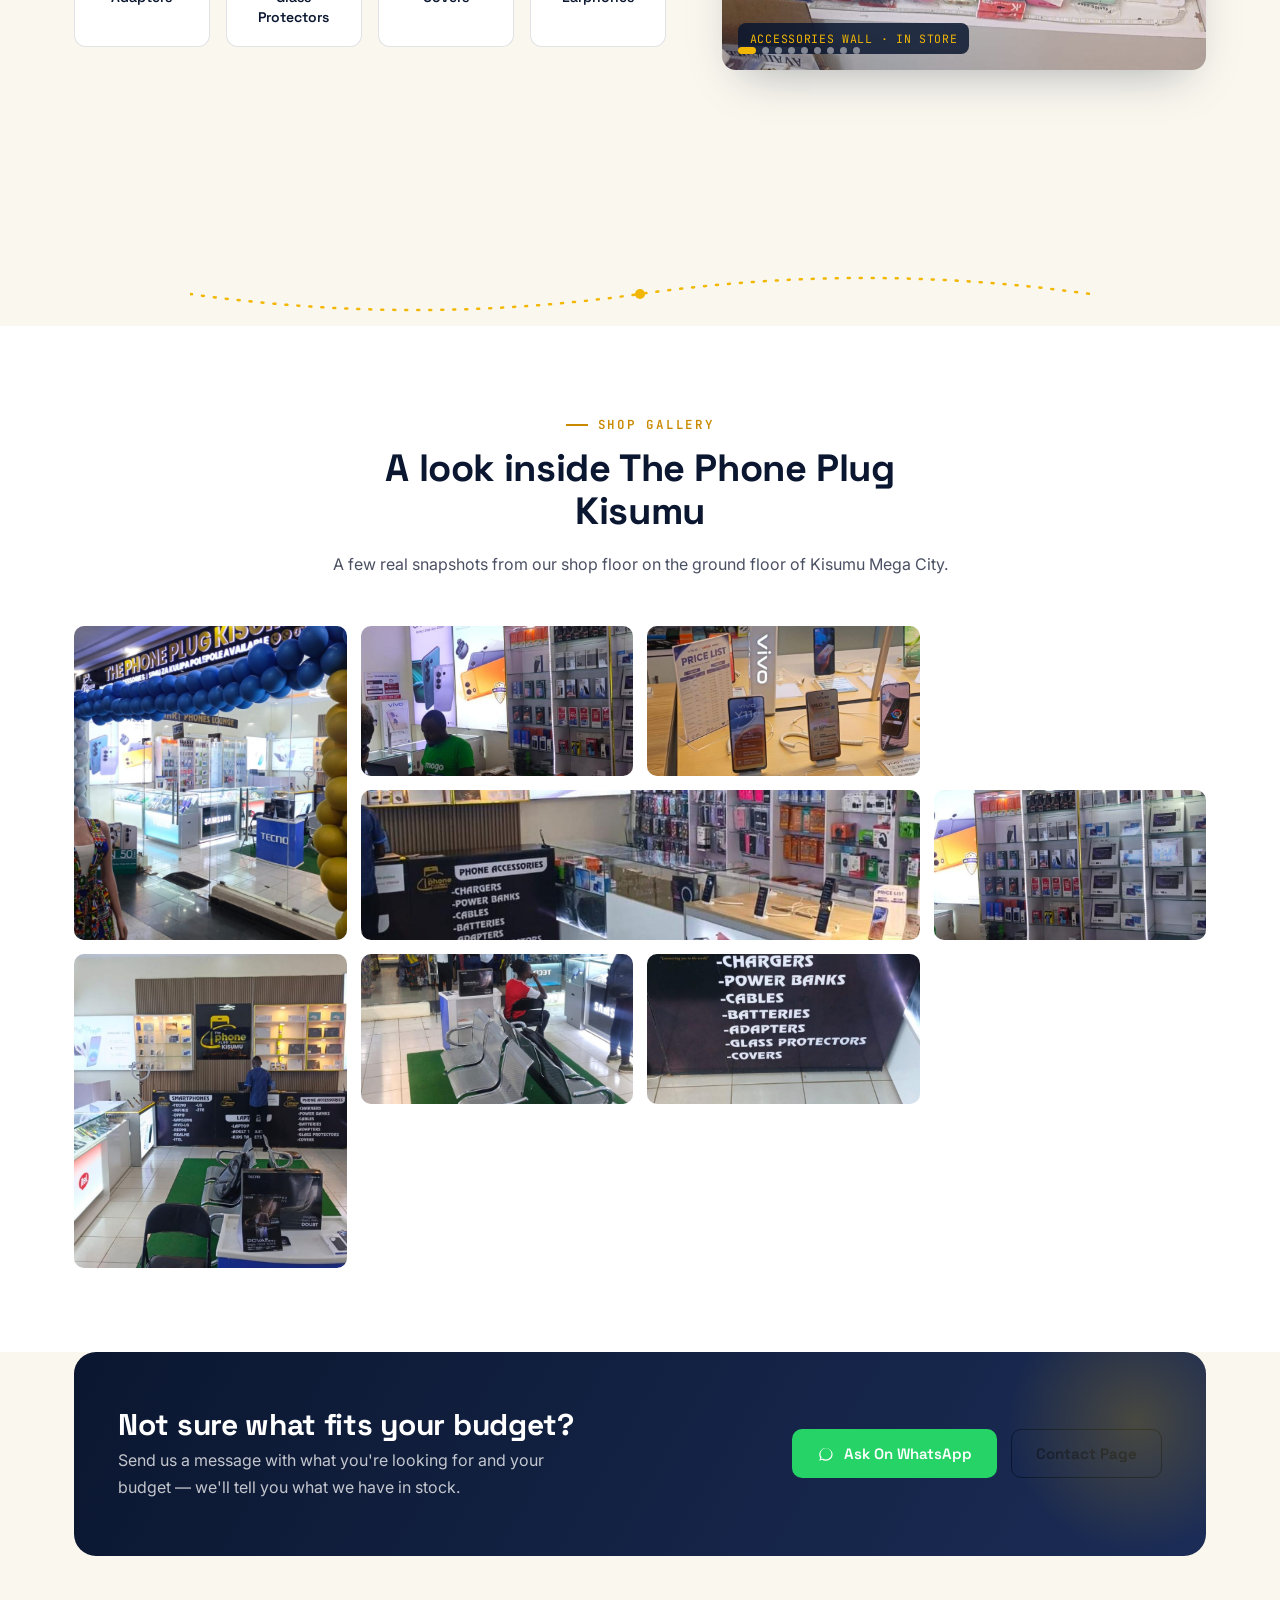
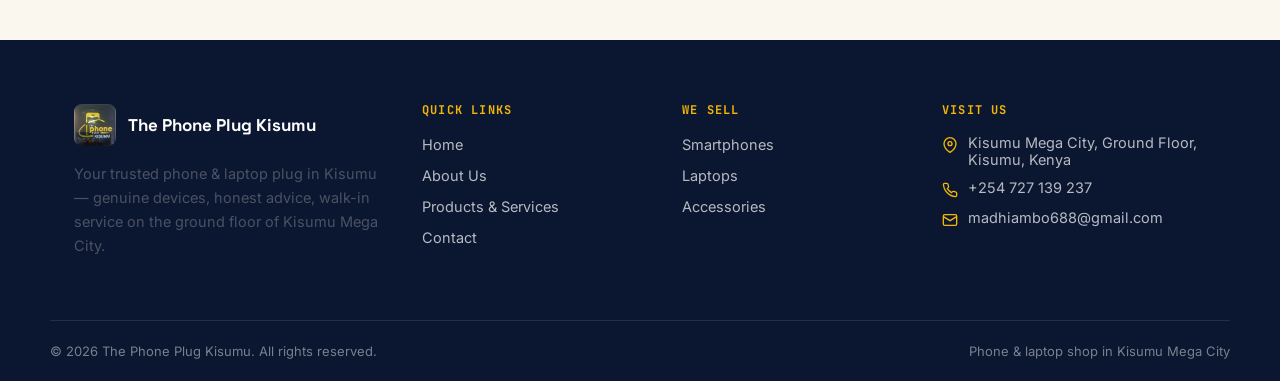
<file: thephoneplugkisumu/products.html>
<!DOCTYPE html>
<html lang="en">
<head>
<meta charset="UTF-8">
<meta name="viewport" content="width=device-width, initial-scale=1.0">
<title>Products &amp; Services | The Phone Plug Kisumu</title>
<meta name="description" content="Browse smartphones, laptops and accessories at The Phone Plug Kisumu — Samsung, Apple, HP, Dell, Lenovo, Tecno, Infinix, Oppo, Vivo and more. Visit our shop in Kisumu Mega City.">
<link rel="icon" href="images/logo.jpg">
<link rel="stylesheet" href="css/styles.css">
</head>
<body>

<div class="topbar">
  <div class="container">
    <div class="topbar-links">
      <a href="tel:+254727139237" class="topbar-item">
        <svg viewBox="0 0 24 24" fill="none" stroke="currentColor" stroke-width="2"><path d="M22 16.92v3a2 2 0 0 1-2.18 2 19.79 19.79 0 0 1-8.63-3.07 19.5 19.5 0 0 1-6-6 19.79 19.79 0 0 1-3.07-8.67A2 2 0 0 1 4.11 2h3a2 2 0 0 1 2 1.72c.12.9.34 1.79.65 2.65a2 2 0 0 1-.45 2.11L8.09 9.91a16 16 0 0 0 6 6l1.43-1.22a2 2 0 0 1 2.11-.45c.86.31 1.75.53 2.65.65A2 2 0 0 1 22 16.92z"/></svg>
        +254 727 139 237
      </a>
      <span class="topbar-item">
        <svg viewBox="0 0 24 24" fill="none" stroke="currentColor" stroke-width="2"><path d="M21 10c0 7-9 13-9 13s-9-6-9-13a9 9 0 0 1 18 0z"/><circle cx="12" cy="10" r="3"/></svg>
        Kisumu Mega City, Ground Floor
      </span>
    </div>
    <div class="topbar-links">
      <span class="topbar-item">
        <svg viewBox="0 0 24 24" fill="none" stroke="currentColor" stroke-width="2"><circle cx="12" cy="12" r="10"/><polyline points="12 6 12 12 16 14"/></svg>
        Open Mon–Sat, 8:00am–8:30pm
      </span>
    </div>
  </div>
</div>

<header class="site-header">
  <div class="container nav-wrap">
    <a href="index.html" class="brand">
      <img src="images/logo.jpg" alt="The Phone Plug Kisumu logo">
      <span class="brand-text">
        <strong>The Phone Plug</strong>
        <span>Kisumu</span>
      </span>
    </a>
    <nav class="main-nav">
      <a href="index.html">Home</a>
      <a href="about.html">About</a>
      <a href="products.html" class="active">Products &amp; Services</a>
      <a href="contact.html">Contact</a>
      <div class="nav-cta">
        <a href="tel:+254727139237" class="btn btn-outline btn-sm">Call Now</a>
        <a href="https://wa.me/254727139237?text=Hello%20The%20Phone%20Plug%20Kisumu%2C%20I%27d%20like%20to%20know%20more" class="btn btn-whatsapp btn-sm" target="_blank" rel="noopener">
          <svg viewBox="0 0 24 24" fill="currentColor"><path d="M17.6 6.32A8.86 8.86 0 0 0 12 4a8.9 8.9 0 0 0-7.7 13.36L3 21l3.75-1.28A8.9 8.9 0 0 0 12 21a8.9 8.9 0 0 0 8.9-8.9 8.86 8.86 0 0 0-3.3-5.78zM12 19.3a7.3 7.3 0 0 1-3.73-1.02l-.27-.16-2.78.95.93-2.7-.18-.28A7.34 7.34 0 1 1 19.3 12 7.35 7.35 0 0 1 12 19.3z"/></svg>
          WhatsApp
        </a>
      </div>
    </nav>
    <button class="nav-toggle" aria-label="Toggle menu" aria-expanded="false">
      <svg viewBox="0 0 24 24" fill="none" stroke="currentColor" stroke-width="2"><line x1="3" y1="6" x2="21" y2="6"/><line x1="3" y1="12" x2="21" y2="12"/><line x1="3" y1="18" x2="21" y2="18"/></svg>
    </button>
  </div>
</header>

<div class="page-hero">
  <div class="container">
    <div class="breadcrumb"><a href="index.html">Home</a> / Products &amp; Services</div>
    <h1>What's on our shelves right now</h1>
    <p>A walk-through of the smartphones, laptops and accessories in-store. No cart, no checkout — just genuine devices waiting for you on the ground floor of Kisumu Mega City.</p>
  </div>
</div>

<section class="section-cream" style="padding-bottom:0;">
  <div class="container">
    <div class="cat-tabs">
      <button class="cat-tab active" data-target="all">All Products</button>
      <button class="cat-tab" data-target="smartphones">Smartphones</button>
      <button class="cat-tab" data-target="laptops">Laptops</button>
      <button class="cat-tab" data-target="accessories">Accessories</button>
    </div>
  </div>
</section>

<!-- ============ SMARTPHONES ============ -->
<section class="section-cream category-block" id="smartphones" style="padding-top:24px;">
  <div class="container">
    <div class="category-head">
      <div>
        <span class="eyebrow">Category 01</span>
        <h2>Smartphones</h2>
      </div>
      <span class="category-count">Samsung · Apple · Tecno · Infinix · Oppo · Vivo · Honor · realme</span>
    </div>
    <div class="product-grid">
      <div class="product-card">
        <div class="product-photo"><img src="images/shop-4.jpg" alt="Oppo Reno15 series smartphone display"></div>
        <div class="product-info">
          <span class="brand-tag">Oppo</span>
          <h4>Reno15 Series</h4>
          <p>On display with full specs — ask our team for the current lineup in store.</p>
        </div>
      </div>
      <div class="product-card">
        <div class="product-photo"><img src="images/shop-10.jpg" alt="realme C85 Pro smartphone display"></div>
        <div class="product-info">
          <span class="brand-tag">realme</span>
          <h4>C85 Pro</h4>
          <p>Ultra battery, ultra display — part of our budget-friendly realme range.</p>
        </div>
      </div>
      <div class="product-card">
        <div class="product-photo"><img src="images/shop-11.jpg" alt="Vivo V70 FE smartphone display with 200MP camera"></div>
        <div class="product-info">
          <span class="brand-tag">Vivo</span>
          <h4>V70 FE</h4>
          <p>200MP travel portrait camera — one of our current Vivo favourites.</p>
        </div>
      </div>
      <div class="product-card">
        <div class="product-photo"><img src="images/shop-14.jpg" alt="Tecno Camon 50 and A200 smartphone display"></div>
        <div class="product-info">
          <span class="brand-tag">Tecno</span>
          <h4>Camon 50 &amp; A200</h4>
          <p>Built tough, made to last — Tecno's latest Camon and A-series in stock.</p>
        </div>
      </div>
      <div class="product-card">
        <div class="product-photo"><img src="images/shop-5.jpg" alt="Vivo Y-series smartphone lineup on display counter"></div>
        <div class="product-info">
          <span class="brand-tag">Vivo</span>
          <h4>Y-Series Line-up</h4>
          <p>A full Vivo counter of everyday smartphones, priced for every budget.</p>
        </div>
      </div>
      <div class="product-card">
        <div class="product-photo"><img src="images/shop-3.jpg" alt="Budget smartphone range including Redmi and ZTE models"></div>
        <div class="product-info">
          <span class="brand-tag">Multi-Brand</span>
          <h4>Everyday &amp; Feature Phones</h4>
          <p>Affordable Android and keypad options for calls, data and everything basic.</p>
        </div>
      </div>
      <div class="product-card">
        <div class="product-photo"><img src="images/shop-12.jpg" alt="Oppo Reno15 counter display close up"></div>
        <div class="product-info">
          <span class="brand-tag">Oppo</span>
          <h4>Reno15 Counter Display</h4>
          <p>Handle it before you decide — our demo units are always powered on.</p>
        </div>
      </div>
      <div class="product-card">
        <div class="product-photo"><img src="images/shop-7.jpg" alt="Vivo smartphone display with accessories wall behind"></div>
        <div class="product-info">
          <span class="brand-tag">Vivo</span>
          <h4>Latest Arrivals</h4>
          <p>New stock lands often — ask what's fresh in when you visit.</p>
        </div>
      </div>
    </div>
    <div class="note-box">
      <svg viewBox="0 0 24 24" fill="none" stroke="currentColor" stroke-width="2"><circle cx="12" cy="12" r="10"/><line x1="12" y1="16" x2="12" y2="12"/><line x1="12" y1="8" x2="12.01" y2="8"/></svg>
      <p>We also stock Samsung, Apple and Infinix devices on rotation. Prices and current stock are best confirmed in-store or via WhatsApp — ask us what's available today.</p>
    </div>
  </div>
</section>

<!-- ============ LAPTOPS ============ -->
<section class="section-white category-block" id="laptops">
  <div class="container">
    <div class="category-head">
      <div>
        <span class="eyebrow">Category 02</span>
        <h2>Laptops</h2>
      </div>
      <span class="category-count">HP · Dell · Lenovo</span>
    </div>
    <div class="intro-grid" style="align-items:stretch;">
      <div class="intro-photo" style="aspect-ratio:16/10;">
        <img src="images/shop-8.jpg" alt="Shelf of HP and Dell laptops on display at The Phone Plug Kisumu">
        <span class="intro-photo-tag">Laptop Shelf · In Store</span>
      </div>
      <div>
        <p>Whether you need a laptop for office work, school assignments or everyday browsing, we stock a rotating selection of HP, Dell and Lenovo laptops — new and reliable, matched to your budget and use case.</p>
        <div class="offer-grid" style="grid-template-columns:1fr;gap:14px;margin-top:20px;">
          <div class="accessory-chip" style="text-align:left;display:flex;align-items:center;gap:16px;">
            <div class="icon-box" style="margin:0;"><svg viewBox="0 0 24 24" fill="none" stroke="currentColor" stroke-width="2"><rect x="2" y="4" width="20" height="14" rx="2"/><line x1="2" y1="20" x2="22" y2="20"/></svg></div>
            <div><strong style="font-family:'Space Grotesk',sans-serif;color:var(--navy);">HP</strong><p style="margin:0;font-size:13.5px;">Everyday &amp; business laptops built for reliability.</p></div>
          </div>
          <div class="accessory-chip" style="text-align:left;display:flex;align-items:center;gap:16px;">
            <div class="icon-box" style="margin:0;"><svg viewBox="0 0 24 24" fill="none" stroke="currentColor" stroke-width="2"><rect x="2" y="4" width="20" height="14" rx="2"/><line x1="2" y1="20" x2="22" y2="20"/></svg></div>
            <div><strong style="font-family:'Space Grotesk',sans-serif;color:var(--navy);">Dell</strong><p style="margin:0;font-size:13.5px;">Durable performance for school and office tasks.</p></div>
          </div>
          <div class="accessory-chip" style="text-align:left;display:flex;align-items:center;gap:16px;">
            <div class="icon-box" style="margin:0;"><svg viewBox="0 0 24 24" fill="none" stroke="currentColor" stroke-width="2"><rect x="2" y="4" width="20" height="14" rx="2"/><line x1="2" y1="20" x2="22" y2="20"/></svg></div>
            <div><strong style="font-family:'Space Grotesk',sans-serif;color:var(--navy);">Lenovo</strong><p style="margin:0;font-size:13.5px;">Solid, affordable laptops for daily computing.</p></div>
          </div>
        </div>
      </div>
    </div>
    <div class="note-box" style="margin-top:32px;">
      <svg viewBox="0 0 24 24" fill="none" stroke="currentColor" stroke-width="2"><circle cx="12" cy="12" r="10"/><line x1="12" y1="16" x2="12" y2="12"/><line x1="12" y1="8" x2="12.01" y2="8"/></svg>
      <p>Laptop stock and specifications change frequently. Visit the shop or message us on WhatsApp with your budget and use case, and we'll tell you what's currently available.</p>
    </div>
  </div>
</section>

<!-- ============ ACCESSORIES ============ -->
<section class="section-cream category-block" id="accessories">
  <div class="container">
    <div class="category-head">
      <div>
        <span class="eyebrow">Category 03</span>
        <h2>Phone &amp; Laptop Accessories</h2>
      </div>
      <span class="category-count">Everything to keep your devices running</span>
    </div>
    <div class="intro-grid" style="align-items:stretch;margin-bottom:32px;">
      <div>
        <p>Our accessories wall covers the essentials — the small things that make the biggest difference day to day. All genuine, all tested before they leave the shop.</p>
        <div class="accessory-grid">
          <div class="accessory-chip">
            <div class="icon-box"><svg viewBox="0 0 24 24" fill="none" stroke="currentColor" stroke-width="2"><rect x="7" y="2" width="10" height="20" rx="2"/><line x1="7" y1="18" x2="17" y2="18"/></svg></div>
            <span>Chargers</span>
          </div>
          <div class="accessory-chip">
            <div class="icon-box"><svg viewBox="0 0 24 24" fill="none" stroke="currentColor" stroke-width="2"><rect x="6" y="7" width="12" height="14" rx="2"/><line x1="10" y1="11" x2="14" y2="11"/></svg></div>
            <span>Power Banks</span>
          </div>
          <div class="accessory-chip">
            <div class="icon-box"><svg viewBox="0 0 24 24" fill="none" stroke="currentColor" stroke-width="2"><path d="M4 8a4 4 0 0 1 4-4h8a4 4 0 0 1 4 4v8a4 4 0 0 1-4 4H8a4 4 0 0 1-4-4z"/><path d="M8 12h8"/></svg></div>
            <span>Cables</span>
          </div>
          <div class="accessory-chip">
            <div class="icon-box"><svg viewBox="0 0 24 24" fill="none" stroke="currentColor" stroke-width="2"><rect x="1" y="6" width="18" height="12" rx="2"/><line x1="23" y1="10" x2="23" y2="14"/></svg></div>
            <span>Batteries</span>
          </div>
          <div class="accessory-chip">
            <div class="icon-box"><svg viewBox="0 0 24 24" fill="none" stroke="currentColor" stroke-width="2"><rect x="2" y="4" width="20" height="16" rx="2"/><line x1="8" y1="21" x2="16" y2="21"/></svg></div>
            <span>Adapters</span>
          </div>
          <div class="accessory-chip">
            <div class="icon-box"><svg viewBox="0 0 24 24" fill="none" stroke="currentColor" stroke-width="2"><rect x="5" y="2" width="14" height="20" rx="2"/></svg></div>
            <span>Glass Protectors</span>
          </div>
          <div class="accessory-chip">
            <div class="icon-box"><svg viewBox="0 0 24 24" fill="none" stroke="currentColor" stroke-width="2"><rect x="6" y="3" width="12" height="18" rx="3"/></svg></div>
            <span>Covers</span>
          </div>
          <div class="accessory-chip">
            <div class="icon-box"><svg viewBox="0 0 24 24" fill="none" stroke="currentColor" stroke-width="2"><path d="M3 18v-6a9 9 0 0 1 18 0v6"/><path d="M21 19a2 2 0 0 1-2 2h-1a2 2 0 0 1-2-2v-3a2 2 0 0 1 2-2h3zM3 19a2 2 0 0 0 2 2h1a2 2 0 0 0 2-2v-3a2 2 0 0 0-2-2H3z"/></svg></div>
            <span>Earphones</span>
          </div>
        </div>
      </div>
      <div class="intro-photo acc-slideshow">
        <div class="acc-slide active" style="background-image:url('images/accessory-1.jpg')"></div>
        <div class="acc-slide" style="background-image:url('images/accessory-2.jpg')"></div>
        <div class="acc-slide" style="background-image:url('images/accessory-3.jpg')"></div>
        <div class="acc-slide" style="background-image:url('images/accessory-4.jpg')"></div>
        <div class="acc-slide" style="background-image:url('images/accessory-5.jpg')"></div>
        <div class="acc-slide" style="background-image:url('images/accessory-6.jpg')"></div>
        <div class="acc-slide" style="background-image:url('images/accessory-7.jpg')"></div>
        <div class="acc-slide" style="background-image:url('images/accessory-8.jpg')"></div>
        <div class="acc-slide" style="background-image:url('images/accessory-9.jpg')"></div>
        <span class="intro-photo-tag">Accessories Wall · In Store</span>
        <div class="acc-slide-dots"></div>
      </div>
    </div>
  </div>
</section>

<div class="cable-divider" aria-hidden="true">
  <svg viewBox="0 0 900 64" preserveAspectRatio="none">
    <path class="wire" d="M0 32 Q225 64 450 32 T900 32"/>
    <circle class="node" cx="450" cy="32" r="5"/>
  </svg>
</div>

<!-- ============ GALLERY ============ -->
<section class="section-white">
  <div class="container">
    <div class="section-head center">
      <span class="eyebrow" style="justify-content:center;">Shop Gallery</span>
      <h2>A look inside The Phone Plug Kisumu</h2>
      <p>A few real snapshots from our shop floor on the ground floor of Kisumu Mega City.</p>
    </div>
    <div class="gallery-grid">
      <a href="images/hero-18.jpg" target="_blank" class="g-tall"><img src="images/hero-18.jpg" alt="Storefront signage of The Phone Plug Kisumu"></a>
      <a href="images/shop-1.jpg" target="_blank"><img src="images/shop-1.jpg" alt="Smart phones lounge display wall"></a>
      <a href="images/shop-5.jpg" target="_blank"><img src="images/shop-5.jpg" alt="Vivo smartphone display counter"></a>
      <a href="images/shop-15.jpg" target="_blank" class="g-wide"><img src="images/shop-15.jpg" alt="Accessories wall and seating area inside the shop"></a>
      <a href="images/shop-2.jpg" target="_blank"><img src="images/shop-2.jpg" alt="Smart phones display wall with lighting"></a>
      <a href="images/shop-16.jpg" target="_blank" class="g-tall"><img src="images/shop-16.jpg" alt="Staff assisting customer at accessories counter"></a>
      <a href="images/hero-6.jpg" target="_blank"><img src="images/hero-6.jpg" alt="Shopfront view from the Kisumu Mega City walkway"></a>
      <a href="images/shop-9.jpg" target="_blank"><img src="images/shop-9.jpg" alt="Phone accessories signage board"></a>
    </div>
  </div>
</section>

<section class="section-cream" style="padding-top:0;">
  <div class="container">
    <div class="cta-banner">
      <div>
        <h2>Not sure what fits your budget?</h2>
        <p>Send us a message with what you're looking for and your budget — we'll tell you what we have in stock.</p>
      </div>
      <div class="cta-row">
        <a href="https://wa.me/254727139237?text=Hello%20The%20Phone%20Plug%20Kisumu%2C%20I%27m%20looking%20for..." class="btn btn-whatsapp" target="_blank" rel="noopener">
          <svg viewBox="0 0 24 24" fill="currentColor"><path d="M17.6 6.32A8.86 8.86 0 0 0 12 4a8.9 8.9 0 0 0-7.7 13.36L3 21l3.75-1.28A8.9 8.9 0 0 0 12 21a8.9 8.9 0 0 0 8.9-8.9 8.86 8.86 0 0 0-3.3-5.78zM12 19.3a7.3 7.3 0 0 1-3.73-1.02l-.27-.16-2.78.95.93-2.7-.18-.28A7.34 7.34 0 1 1 19.3 12 7.35 7.35 0 0 1 12 19.3z"/></svg>
          Ask On WhatsApp
        </a>
        <a href="contact.html" class="btn btn-outline-navy">Contact Page</a>
      </div>
    </div>
  </div>
</section>

<footer>
  <div class="container footer-grid">
    <div>
      <div class="footer-brand">
        <img src="images/logo.jpg" alt="The Phone Plug Kisumu logo">
        <strong>The Phone Plug Kisumu</strong>
      </div>
      <p style="max-width:36ch;font-size:14.5px;">Your trusted phone &amp; laptop plug in Kisumu — genuine devices, honest advice, walk-in service on the ground floor of Kisumu Mega City.</p>
    </div>
    <div class="footer-col">
      <h4>Quick Links</h4>
      <ul>
        <li><a href="index.html">Home</a></li>
        <li><a href="about.html">About Us</a></li>
        <li><a href="products.html">Products &amp; Services</a></li>
        <li><a href="contact.html">Contact</a></li>
      </ul>
    </div>
    <div class="footer-col">
      <h4>We Sell</h4>
      <ul>
        <li><a href="products.html#smartphones">Smartphones</a></li>
        <li><a href="products.html#laptops">Laptops</a></li>
        <li><a href="products.html#accessories">Accessories</a></li>
      </ul>
    </div>
    <div class="footer-col">
      <h4>Visit Us</h4>
      <ul>
        <li class="contact-line">
          <svg viewBox="0 0 24 24" fill="none" stroke="currentColor" stroke-width="2"><path d="M21 10c0 7-9 13-9 13s-9-6-9-13a9 9 0 0 1 18 0z"/><circle cx="12" cy="10" r="3"/></svg>
          Kisumu Mega City, Ground Floor, Kisumu, Kenya
        </li>
        <li class="contact-line">
          <svg viewBox="0 0 24 24" fill="none" stroke="currentColor" stroke-width="2"><path d="M22 16.92v3a2 2 0 0 1-2.18 2 19.79 19.79 0 0 1-8.63-3.07 19.5 19.5 0 0 1-6-6 19.79 19.79 0 0 1-3.07-8.67A2 2 0 0 1 4.11 2h3a2 2 0 0 1 2 1.72c.12.9.34 1.79.65 2.65a2 2 0 0 1-.45 2.11L8.09 9.91a16 16 0 0 0 6 6l1.43-1.22a2 2 0 0 1 2.11-.45c.86.31 1.75.53 2.65.65A2 2 0 0 1 22 16.92z"/></svg>
          +254 727 139 237
        </li>
        <li class="contact-line">
          <svg viewBox="0 0 24 24" fill="none" stroke="currentColor" stroke-width="2"><rect x="2" y="4" width="20" height="16" rx="2"/><path d="m2 7 10 6 10-6"/></svg>
          madhiambo688@gmail.com
        </li>
      </ul>
    </div>
  </div>
  <div class="container footer-bottom">
    <span>© 2026 The Phone Plug Kisumu. All rights reserved.</span>
    <span>Phone &amp; laptop shop in Kisumu Mega City</span>
  </div>
</footer>

<a href="https://wa.me/254727139237?text=Hello%20The%20Phone%20Plug%20Kisumu%2C%20I%27d%20like%20to%20know%20more" class="float-wa" target="_blank" rel="noopener" aria-label="Chat on WhatsApp">
  <svg viewBox="0 0 24 24" fill="currentColor"><path d="M17.6 6.32A8.86 8.86 0 0 0 12 4a8.9 8.9 0 0 0-7.7 13.36L3 21l3.75-1.28A8.9 8.9 0 0 0 12 21a8.9 8.9 0 0 0 8.9-8.9 8.86 8.86 0 0 0-3.3-5.78zM12 19.3a7.3 7.3 0 0 1-3.73-1.02l-.27-.16-2.78.95.93-2.7-.18-.28A7.34 7.34 0 1 1 19.3 12 7.35 7.35 0 0 1 12 19.3z"/></svg>
</a>

<script src="js/main.js"></script>
</body>
</html>
</file>
<file: thephoneplugkisumu/css/styles.css>
/* ============================================================
   THE PHONE PLUG KISUMU — stylesheet
   Palette:  --navy #0B1730 (deep, signage bg)  --navy-2 #142348 (raised panels)
             --gold #F2B705 (brand gold from signage)  --gold-deep #C98A02 (hover)
             --cream #FAF7EF (light section bg)  --ink #17181C (body text)
             --whatsapp #25D366 (recognised action colour, WhatsApp only)
   Type:     Display  = "Space Grotesk"  (headings, geometric, tech-forward)
             Body     = "Inter"          (readable body copy)
             Utility  = "JetBrains Mono" (spec tags, eyebrows, category labels)
   Signature: a dashed "charging cable" line that plugs one section into the next —
              a visual pun on "The Phone Plug".
   ============================================================ */

@import url('https://fonts.googleapis.com/css2?family=Space+Grotesk:wght@500;600;700&family=Inter:wght@400;500;600;700&family=JetBrains+Mono:wght@500;600&display=swap');

:root{
  --navy:#0B1730;
  --navy-2:#142348;
  --navy-3:#1B2C56;
  --gold:#F2B705;
  --gold-deep:#C98A02;
  --gold-soft:#FCE8A8;
  --cream:#FAF7EF;
  --cream-2:#F1ECDD;
  --ink:#17181C;
  --ink-soft:#4B5163;
  --white:#FFFFFF;
  --whatsapp:#25D366;
  --whatsapp-deep:#1DA851;
  --line:rgba(11,23,48,0.12);
  --shadow:0 20px 45px -20px rgba(11,23,48,0.35);
  --radius:14px;
  --radius-sm:8px;
  --maxw:1180px;
}

*,*::before,*::after{box-sizing:border-box;}
html{scroll-behavior:smooth;}
body{
  margin:0;
  font-family:'Inter',system-ui,-apple-system,sans-serif;
  color:var(--ink);
  background:var(--cream);
  -webkit-font-smoothing:antialiased;
  overflow-x:hidden;
}
img{max-width:100%;display:block;}
a{color:inherit;text-decoration:none;}
ul{margin:0;padding:0;list-style:none;}
h1,h2,h3,h4{
  font-family:'Space Grotesk',sans-serif;
  margin:0 0 .5em;
  line-height:1.12;
  letter-spacing:-0.01em;
  color:var(--navy);
}
p{margin:0 0 1em;color:var(--ink-soft);line-height:1.65;}
.container{max-width:var(--maxw);margin:0 auto;padding:0 24px;}
:focus-visible{outline:3px solid var(--gold);outline-offset:2px;}

@media (prefers-reduced-motion: reduce){
  *{animation-duration:0.01ms !important;animation-iteration-count:1 !important;transition-duration:0.01ms !important;scroll-behavior:auto !important;}
}

/* -------------------- Eyebrow / utility label -------------------- */
.eyebrow{
  font-family:'JetBrains Mono',monospace;
  font-size:12.5px;
  font-weight:600;
  letter-spacing:.14em;
  text-transform:uppercase;
  color:var(--gold-deep);
  display:inline-flex;
  align-items:center;
  gap:10px;
  margin-bottom:14px;
}
.eyebrow::before{
  content:"";
  width:22px;height:2px;
  background:var(--gold-deep);
  display:inline-block;
}
.eyebrow.on-dark{color:var(--gold);}
.eyebrow.on-dark::before{background:var(--gold);}

/* -------------------- Buttons -------------------- */
.btn{
  display:inline-flex;
  align-items:center;
  justify-content:center;
  gap:9px;
  font-family:'Space Grotesk',sans-serif;
  font-weight:600;
  font-size:15px;
  padding:14px 24px;
  border-radius:10px;
  border:1.5px solid transparent;
  cursor:pointer;
  transition:transform .16s ease, box-shadow .16s ease, background .16s ease, color .16s ease, border-color .16s ease;
  white-space:nowrap;
}
.btn svg{width:18px;height:18px;flex:none;}
.btn:hover{transform:translateY(-2px);}
.btn:active{transform:translateY(0);}
.btn-gold{background:var(--gold);color:var(--navy);}
.btn-gold:hover{background:var(--gold-deep);box-shadow:0 10px 24px -8px rgba(242,183,5,0.55);}
.btn-whatsapp{background:var(--whatsapp);color:#fff;}
.btn-whatsapp:hover{background:var(--whatsapp-deep);box-shadow:0 10px 24px -8px rgba(37,211,102,0.55);}
.btn-outline{background:transparent;color:var(--white);border-color:rgba(255,255,255,0.55);}
.btn-outline:hover{background:rgba(255,255,255,0.12);border-color:#fff;}
.btn-outline-navy{background:transparent;color:var(--navy);border-color:var(--navy);}
.btn-outline-navy:hover{background:var(--navy);color:#fff;}
.btn-block{width:100%;}
.btn-sm{padding:10px 18px;font-size:13.5px;}

.cta-row{display:flex;flex-wrap:wrap;gap:14px;}

/* -------------------- Top bar -------------------- */
.topbar{
  background:var(--navy);
  color:var(--gold-soft);
  font-family:'JetBrains Mono',monospace;
  font-size:12.5px;
  letter-spacing:.03em;
}
.topbar .container{
  display:flex;
  align-items:center;
  justify-content:space-between;
  padding-top:8px;
  padding-bottom:8px;
  gap:12px;
  flex-wrap:wrap;
}
.topbar a{opacity:.92;transition:opacity .15s;}
.topbar a:hover{opacity:1;color:var(--gold);}
.topbar-links{display:flex;gap:20px;flex-wrap:wrap;}
.topbar-item{display:inline-flex;align-items:center;gap:6px;}
.topbar-item svg{width:13px;height:13px;}

/* -------------------- Header / nav -------------------- */
header.site-header{
  position:sticky;top:0;z-index:100;
  background:rgba(11,23,48,0.97);
  border-bottom:1px solid rgba(242,183,5,0.18);
}
/* Blur lives on a pseudo-element, not on header itself, so header never
   becomes a "containing block" for position:fixed children (that's what
   backdrop-filter/filter/transform do) — otherwise the mobile nav-toggle
   dropdown below gets trapped inside header's own small box instead of
   covering the viewport. */
header.site-header::before{
  content:"";position:absolute;inset:0;
  backdrop-filter:blur(6px);
  z-index:-1;pointer-events:none;
}
.nav-wrap{
  display:flex;align-items:center;justify-content:space-between;
  padding:12px 0;
}
.brand{display:flex;align-items:center;gap:12px;}
.brand img{width:46px;height:46px;border-radius:9px;object-fit:cover;}
.brand-text{display:flex;flex-direction:column;line-height:1.15;}
.brand-text strong{
  font-family:'Space Grotesk',sans-serif;
  color:#fff;font-size:17px;font-weight:700;letter-spacing:-0.01em;
}
.brand-text span{
  font-family:'JetBrains Mono',monospace;
  color:var(--gold);font-size:10.5px;letter-spacing:.08em;text-transform:uppercase;
}
nav.main-nav{display:flex;align-items:center;gap:6px;}
nav.main-nav a{
  color:rgba(255,255,255,0.82);
  font-family:'Space Grotesk',sans-serif;
  font-weight:600;font-size:14.5px;
  padding:9px 15px;border-radius:8px;
  transition:background .15s, color .15s;
}
nav.main-nav a:hover{background:rgba(255,255,255,0.08);color:#fff;}
nav.main-nav a.active{color:var(--gold);background:rgba(242,183,5,0.1);}
.nav-cta{display:flex;align-items:center;gap:10px;margin-left:8px;}
.nav-toggle{
  display:none;background:none;border:1px solid rgba(255,255,255,0.25);
  border-radius:8px;width:42px;height:42px;color:#fff;cursor:pointer;
  align-items:center;justify-content:center;
}
.nav-toggle svg{width:20px;height:20px;}

@media (max-width:920px){
  .topbar{display:none;}
  nav.main-nav{
    position:fixed;inset:64px 0 0 0;background:var(--navy);
    flex-direction:column;align-items:stretch;padding:14px;gap:2px;
    transform:translateY(-12px);opacity:0;pointer-events:none;
    transition:opacity .2s ease, transform .2s ease;
    overflow-y:auto;
  }
  nav.main-nav.open{opacity:1;transform:translateY(0);pointer-events:auto;}
  nav.main-nav a{padding:14px 12px;font-size:16px;border-bottom:1px solid rgba(255,255,255,0.06);}
  .nav-cta{
    margin:14px 12px 0;flex-direction:column;align-items:stretch;
  }
  .nav-toggle{display:inline-flex;}
}

/* -------------------- Hero (homepage) -------------------- */
.hero{
  position:relative;
  min-height:640px;
  display:flex;align-items:flex-end;
  overflow:hidden;
  color:#fff;
}
.hero-slides{position:absolute;inset:0;}
.hero-slide{
  position:absolute;inset:0;
  background-size:cover;background-position:center 30%;
  opacity:0;transition:opacity 1.4s ease;
}
.hero-slide.active{opacity:1;}
.hero::before{
  content:"";position:absolute;inset:0;
  background:
    linear-gradient(180deg, rgba(11,23,48,0.55) 0%, rgba(11,23,48,0.35) 35%, rgba(11,23,48,0.92) 100%);
  z-index:1;
}
.hero-inner{position:relative;z-index:2;padding:64px 0 56px;width:100%;}
.hero-badge{
  display:inline-flex;align-items:center;gap:8px;
  background:rgba(242,183,5,0.14);border:1px solid rgba(242,183,5,0.5);
  color:var(--gold);font-family:'JetBrains Mono',monospace;font-size:12px;
  letter-spacing:.1em;text-transform:uppercase;
  padding:7px 14px;border-radius:100px;margin-bottom:22px;
}
.hero-badge svg{width:13px;height:13px;}
.hero h1{
  color:#fff;font-size:clamp(34px,5.4vw,60px);
  max-width:15ch;margin-bottom:16px;
}
.hero h1 em{color:var(--gold);font-style:normal;}
.hero p.lead{
  color:rgba(255,255,255,0.86);font-size:17.5px;max-width:52ch;margin-bottom:30px;
}
.hero-dots{
  position:relative;z-index:2;display:flex;gap:8px;
  padding-bottom:26px;
}
.hero-dots button{
  width:26px;height:4px;border-radius:3px;border:none;
  background:rgba(255,255,255,0.35);cursor:pointer;padding:0;transition:background .2s;
}
.hero-dots button.active{background:var(--gold);}

/* -------------------- Sections generic -------------------- */
section{padding:84px 0;}
.section-cream{background:var(--cream);}
.section-navy{background:var(--navy);color:#fff;}
.section-navy h2{color:#fff;}
.section-navy p{color:rgba(255,255,255,0.72);}
.section-white{background:#fff;}
.section-head{max-width:640px;margin-bottom:48px;}
.section-head.center{margin-left:auto;margin-right:auto;text-align:center;}
.section-head h2{font-size:clamp(26px,3.4vw,38px);}

/* -------------------- Signature: plug-cable divider -------------------- */
.cable-divider{
  position:relative;height:64px;
  display:flex;align-items:center;justify-content:center;
  overflow:hidden;
}
.cable-divider svg{width:100%;height:100%;max-width:900px;}
.cable-divider .wire{
  fill:none;stroke:var(--gold);stroke-width:2.5;stroke-dasharray:2 10;stroke-linecap:round;
}
.cable-divider .node{fill:var(--gold);}

/* -------------------- Intro / about-on-home -------------------- */
.intro-grid{
  display:grid;grid-template-columns:1.1fr .9fr;gap:56px;align-items:center;
}
.intro-photo{
  position:relative;border-radius:var(--radius);overflow:hidden;box-shadow:var(--shadow);
  aspect-ratio:4/3;
}
.intro-photo img{width:100%;height:100%;object-fit:cover;}
.intro-photo-tag{
  position:absolute;left:16px;bottom:16px;
  background:rgba(11,23,48,0.85);color:var(--gold);
  font-family:'JetBrains Mono',monospace;font-size:11.5px;letter-spacing:.06em;
  padding:8px 12px;border-radius:8px;text-transform:uppercase;
}
.stat-row{display:flex;gap:28px;margin-top:26px;}
.stat b{
  display:block;font-family:'Space Grotesk',sans-serif;color:var(--navy);
  font-size:26px;font-weight:700;
}
.stat span{font-family:'JetBrains Mono',monospace;font-size:11.5px;color:var(--ink-soft);letter-spacing:.04em;text-transform:uppercase;}

/* -------------------- Brand marquee -------------------- */
.brand-strip{
  background:var(--navy-2);
  border-top:1px solid rgba(242,183,5,0.15);
  border-bottom:1px solid rgba(242,183,5,0.15);
  padding:26px 0;overflow:hidden;
}
.brand-track{
  display:flex;gap:0;width:max-content;
  animation:scrollBrands 26s linear infinite;
}
.brand-track span{
  font-family:'Space Grotesk',sans-serif;font-weight:700;font-size:21px;
  color:rgba(255,255,255,0.55);padding:0 34px;white-space:nowrap;
  display:flex;align-items:center;gap:34px;
}
.brand-track span::after{content:"·";color:var(--gold);opacity:.6;}
@keyframes scrollBrands{
  from{transform:translateX(0);}
  to{transform:translateX(-50%);}
}

/* -------------------- Offer cards -------------------- */
.offer-grid{display:grid;grid-template-columns:repeat(3,1fr);gap:24px;}
.offer-card{
  background:#fff;border-radius:var(--radius);overflow:hidden;
  border:1px solid var(--line);
  transition:transform .2s ease, box-shadow .2s ease;
  display:flex;flex-direction:column;
}
.offer-card:hover{transform:translateY(-6px);box-shadow:var(--shadow);}
.offer-photo{aspect-ratio:4/3;overflow:hidden;}
.offer-photo img{width:100%;height:100%;object-fit:cover;transition:transform .5s ease;}
.offer-card:hover .offer-photo img{transform:scale(1.06);}
.offer-body{padding:24px;flex:1;display:flex;flex-direction:column;}
.offer-body h3{font-size:20px;margin-bottom:8px;}
.offer-tags{display:flex;flex-wrap:wrap;gap:8px;margin-top:auto;padding-top:14px;}
.offer-tags span{
  font-family:'JetBrains Mono',monospace;font-size:11px;letter-spacing:.03em;
  background:var(--cream-2);color:var(--navy);padding:5px 10px;border-radius:6px;
}

/* -------------------- Accessories slideshow -------------------- */
.acc-slideshow{position:relative;}
.acc-slide{
  position:absolute;inset:0;
  background-size:cover;background-position:center;
  opacity:0;transition:opacity 1s ease;
}
.acc-slide.active{opacity:1;}
.acc-slide-dots{
  position:absolute;left:16px;bottom:16px;z-index:3;
  display:flex;gap:6px;
}
.acc-slideshow .intro-photo-tag{z-index:3;}
.acc-slide-dots button{
  width:7px;height:7px;border-radius:50%;border:none;
  background:rgba(255,255,255,0.45);cursor:pointer;padding:0;transition:background .2s, width .2s;
}
.acc-slide-dots button.active{background:var(--gold);width:18px;border-radius:4px;}

/* -------------------- Location highlight -------------------- */
.location-block{
  display:grid;grid-template-columns:1fr 1fr;
  border-radius:20px;overflow:hidden;box-shadow:var(--shadow);
}
.location-info{
  background:var(--navy);color:#fff;padding:52px 44px;
  display:flex;flex-direction:column;justify-content:center;
}
.location-info h2{color:#fff;}
.location-list{margin:24px 0 30px;display:flex;flex-direction:column;gap:16px;}
.location-list li{
  display:flex;gap:14px;align-items:flex-start;
  font-size:15px;color:rgba(255,255,255,0.85);
}
.location-list svg{width:20px;height:20px;flex:none;color:var(--gold);margin-top:2px;}
.location-list b{color:#fff;display:block;font-family:'Space Grotesk',sans-serif;font-size:14.5px;margin-bottom:2px;}
.location-map{min-height:340px;position:relative;}
.location-map iframe{width:100%;height:100%;min-height:340px;border:0;filter:grayscale(0.15) contrast(1.05);}

@media (max-width:860px){
  .location-block{grid-template-columns:1fr;}
  .location-map{min-height:280px;}
}

/* -------------------- Gallery -------------------- */
.gallery-grid{
  display:grid;
  grid-template-columns:repeat(4,1fr);
  grid-auto-rows:150px;
  gap:14px;
}
.gallery-grid a{
  border-radius:10px;overflow:hidden;position:relative;display:block;
}
.gallery-grid img{width:100%;height:100%;object-fit:cover;transition:transform .4s ease;}
.gallery-grid a:hover img{transform:scale(1.08);}
.gallery-grid a::after{
  content:"";position:absolute;inset:0;
  background:linear-gradient(180deg, transparent 55%, rgba(11,23,48,0.55) 100%);
  opacity:0;transition:opacity .25s;
}
.gallery-grid a:hover::after{opacity:1;}
.g-tall{grid-row:span 2;}
.g-wide{grid-column:span 2;}

@media (max-width:760px){
  .gallery-grid{grid-template-columns:repeat(2,1fr);grid-auto-rows:130px;}
  .g-wide{grid-column:span 2;}
}

/* -------------------- FAQ -------------------- */
.faq-list{max-width:760px;margin:0 auto;}
.faq-item{border-bottom:1px solid var(--line);}
.faq-q{
  display:flex;align-items:center;justify-content:space-between;
  width:100%;background:none;border:none;text-align:left;cursor:pointer;
  padding:22px 4px;font-family:'Space Grotesk',sans-serif;font-weight:600;font-size:16.5px;
  color:var(--navy);gap:16px;
}
.faq-q svg{width:20px;height:20px;flex:none;transition:transform .25s;color:var(--gold-deep);}
.faq-item.open .faq-q svg{transform:rotate(45deg);}
.faq-a{max-height:0;overflow:hidden;transition:max-height .3s ease;}
.faq-item.open .faq-a{max-height:220px;}
.faq-a p{padding:0 4px 22px;}

/* -------------------- CTA banner -------------------- */
.cta-banner{
  background:linear-gradient(120deg, var(--navy) 0%, var(--navy-3) 100%);
  border-radius:22px;padding:56px 44px;
  display:flex;align-items:center;justify-content:space-between;gap:30px;flex-wrap:wrap;
  color:#fff;position:relative;overflow:hidden;
}
.cta-banner::before{
  content:"";position:absolute;right:-60px;top:-60px;width:260px;height:260px;
  background:radial-gradient(circle, rgba(242,183,5,0.22) 0%, transparent 70%);
}
.cta-banner h2{color:#fff;margin-bottom:6px;font-size:clamp(22px,3vw,30px);}
.cta-banner p{color:rgba(255,255,255,0.75);margin-bottom:0;max-width:44ch;}

/* -------------------- Footer -------------------- */
footer{background:var(--navy);color:rgba(255,255,255,0.7);padding-top:64px;}
.footer-grid{
  display:grid;grid-template-columns:1.4fr 1fr 1fr 1.2fr;gap:40px;
  padding-bottom:48px;border-bottom:1px solid rgba(255,255,255,0.1);
}
.footer-brand{display:flex;align-items:center;gap:12px;margin-bottom:16px;}
.footer-brand img{width:42px;height:42px;border-radius:8px;}
.footer-brand strong{font-family:'Space Grotesk',sans-serif;color:#fff;font-size:17px;}
.footer-col h4{
  font-family:'JetBrains Mono',monospace;color:var(--gold);
  font-size:12px;letter-spacing:.1em;text-transform:uppercase;margin-bottom:16px;
}
.footer-col ul{display:flex;flex-direction:column;gap:11px;}
.footer-col a{font-size:14.5px;transition:color .15s;}
.footer-col a:hover{color:var(--gold);}
.footer-col .contact-line{display:flex;gap:10px;align-items:flex-start;font-size:14.5px;}
.footer-col .contact-line svg{width:16px;height:16px;flex:none;margin-top:3px;color:var(--gold);}
.footer-bottom{
  display:flex;justify-content:space-between;align-items:center;
  padding:22px 0;font-size:13px;color:rgba(255,255,255,0.45);flex-wrap:wrap;gap:10px;
}
.footer-bottom a{color:rgba(255,255,255,0.6);}

/* -------------------- Floating WhatsApp -------------------- */
.float-wa{
  position:fixed;right:20px;bottom:20px;z-index:200;
  width:58px;height:58px;border-radius:50%;
  background:var(--whatsapp);color:#fff;
  display:flex;align-items:center;justify-content:center;
  box-shadow:0 12px 28px -8px rgba(37,211,102,0.6);
  transition:transform .2s ease;
}
.float-wa:hover{transform:scale(1.08);}
.float-wa svg{width:28px;height:28px;}

/* -------------------- Page hero (inner pages) -------------------- */
.page-hero{
  background:var(--navy);color:#fff;padding:64px 0 52px;
  position:relative;overflow:hidden;
}
.page-hero::after{
  content:"";position:absolute;inset:0;
  background:radial-gradient(ellipse at 80% 0%, rgba(242,183,5,0.12) 0%, transparent 60%);
}
.page-hero .container{position:relative;}
.breadcrumb{
  font-family:'JetBrains Mono',monospace;font-size:12px;letter-spacing:.05em;
  color:rgba(255,255,255,0.55);margin-bottom:14px;
}
.breadcrumb a:hover{color:var(--gold);}
.page-hero h1{color:#fff;font-size:clamp(30px,4.4vw,46px);margin-bottom:10px;max-width:20ch;}
.page-hero p{color:rgba(255,255,255,0.72);max-width:56ch;font-size:16.5px;margin-bottom:0;}

/* -------------------- About page -------------------- */
.story-grid{display:grid;grid-template-columns:1fr 1fr;gap:56px;align-items:center;}
.story-photos{display:grid;grid-template-columns:1.2fr 1fr;gap:14px;}
.story-photos img{border-radius:14px;object-fit:cover;width:100%;height:100%;box-shadow:var(--shadow);}
.story-photos .tall{grid-row:span 2;aspect-ratio:3/4;}
.story-photos .short{aspect-ratio:4/3;}

.trust-grid{display:grid;grid-template-columns:repeat(3,1fr);gap:24px;}
.trust-card{
  background:#fff;border:1px solid var(--line);border-radius:var(--radius);
  padding:30px 26px;
}
.trust-card .num{
  font-family:'JetBrains Mono',monospace;color:var(--gold-deep);font-size:12px;
  letter-spacing:.08em;margin-bottom:14px;display:block;
}
.trust-card h3{font-size:18.5px;margin-bottom:10px;}
.trust-card p{font-size:14.5px;margin-bottom:0;}
.icon-box{
  width:44px;height:44px;border-radius:10px;background:var(--cream-2);
  display:flex;align-items:center;justify-content:center;margin-bottom:16px;
  color:var(--navy);
}
.icon-box svg{width:22px;height:22px;}

/* -------------------- Products page -------------------- */
.cat-tabs{display:flex;gap:10px;flex-wrap:wrap;margin-bottom:40px;}
.cat-tab{
  font-family:'Space Grotesk',sans-serif;font-weight:600;font-size:14px;
  padding:10px 18px;border-radius:100px;border:1.5px solid var(--line);
  background:#fff;color:var(--navy);cursor:pointer;transition:all .18s;
}
.cat-tab:hover{border-color:var(--gold);}
.cat-tab.active{background:var(--navy);border-color:var(--navy);color:var(--gold);}

.category-block{margin-bottom:76px;}
.category-head{
  display:flex;align-items:flex-end;justify-content:space-between;
  gap:20px;margin-bottom:30px;border-bottom:2px solid var(--line);padding-bottom:20px;flex-wrap:wrap;
}
.category-head h2{margin-bottom:6px;}
.category-head .eyebrow{margin-bottom:8px;}
.category-count{
  font-family:'JetBrains Mono',monospace;font-size:12px;color:var(--ink-soft);
  background:var(--cream-2);padding:6px 12px;border-radius:100px;
}

.product-grid{display:grid;grid-template-columns:repeat(4,1fr);gap:22px;}
.product-card{
  background:#fff;border:1px solid var(--line);border-radius:var(--radius);overflow:hidden;
  transition:transform .2s ease, box-shadow .2s ease;
}
.product-card:hover{transform:translateY(-5px);box-shadow:var(--shadow);}
.product-photo{aspect-ratio:1/1;overflow:hidden;background:var(--cream-2);}
.product-photo img{width:100%;height:100%;object-fit:cover;}
.product-info{padding:18px;}
.product-info .brand-tag{
  font-family:'JetBrains Mono',monospace;font-size:10.5px;letter-spacing:.06em;
  color:var(--gold-deep);text-transform:uppercase;margin-bottom:6px;display:block;
}
.product-info h4{font-size:15.5px;margin-bottom:4px;color:var(--navy);}
.product-info p{font-size:13px;margin-bottom:0;}

.accessory-grid{display:grid;grid-template-columns:repeat(4,1fr);gap:16px;}
.accessory-chip{
  background:#fff;border:1px solid var(--line);border-radius:12px;
  padding:20px 16px;text-align:center;transition:all .18s;
}
.accessory-chip:hover{border-color:var(--gold);transform:translateY(-3px);}
.accessory-chip .icon-box{margin:0 auto 12px;}
.accessory-chip span{font-family:'Space Grotesk',sans-serif;font-weight:600;font-size:14px;color:var(--navy);}

.note-box{
  background:var(--gold-soft);border:1px solid rgba(201,138,2,0.25);
  border-radius:12px;padding:18px 22px;display:flex;gap:14px;align-items:flex-start;
  margin-top:8px;
}
.note-box svg{width:20px;height:20px;flex:none;color:var(--gold-deep);margin-top:1px;}
.note-box p{margin-bottom:0;font-size:14px;color:#5c4a05;}

/* -------------------- Contact page -------------------- */
.contact-grid{display:grid;grid-template-columns:1fr 1.2fr;gap:48px;align-items:start;}
.contact-card{
  background:#fff;border:1px solid var(--line);border-radius:var(--radius);
  padding:26px;display:flex;gap:16px;align-items:flex-start;margin-bottom:16px;
}
.contact-card .icon-box{background:var(--navy);color:var(--gold);flex:none;}
.contact-card h4{font-size:15.5px;margin-bottom:4px;}
.contact-card p{margin-bottom:0;font-size:14.5px;}
.contact-card a.value{color:var(--navy);font-weight:600;font-family:'Space Grotesk',sans-serif;}

.hours-table{width:100%;border-collapse:collapse;margin-top:6px;}
.hours-table td{padding:10px 0;border-bottom:1px solid var(--line);font-size:14.5px;}
.hours-table td:first-child{color:var(--ink-soft);font-family:'JetBrains Mono',monospace;font-size:13px;}
.hours-table td:last-child{text-align:right;font-weight:600;color:var(--navy);}
.hours-table tr:last-child td{border-bottom:none;}

.form-card{
  background:#fff;border:1px solid var(--line);border-radius:var(--radius);
  padding:36px;box-shadow:var(--shadow);
}
.form-row{display:grid;grid-template-columns:1fr 1fr;gap:16px;margin-bottom:16px;}
.field{display:flex;flex-direction:column;gap:7px;}
.field label{
  font-family:'JetBrains Mono',monospace;font-size:11.5px;letter-spacing:.05em;
  color:var(--ink-soft);text-transform:uppercase;
}
.field input,.field select,.field textarea{
  font-family:'Inter',sans-serif;font-size:14.5px;padding:12px 14px;
  border:1.5px solid var(--line);border-radius:9px;background:var(--cream);color:var(--ink);
  transition:border-color .15s;
}
.field input:focus,.field select:focus,.field textarea:focus{
  border-color:var(--gold-deep);outline:none;background:#fff;
}
.field textarea{resize:vertical;min-height:120px;font-family:'Inter',sans-serif;}
.form-note{font-size:12.5px;color:var(--ink-soft);margin-top:14px;margin-bottom:0;}

.map-full{border-radius:var(--radius);overflow:hidden;box-shadow:var(--shadow);margin-top:40px;}
.map-full iframe{width:100%;height:400px;border:0;display:block;}

/* -------------------- Responsive -------------------- */
@media (max-width:980px){
  .intro-grid{grid-template-columns:1fr;gap:36px;}
  .offer-grid{grid-template-columns:1fr 1fr;}
  .product-grid{grid-template-columns:repeat(2,1fr);}
  .accessory-grid{grid-template-columns:repeat(2,1fr);}
  .footer-grid{grid-template-columns:1fr 1fr;}
  .story-grid{grid-template-columns:1fr;}
  .contact-grid{grid-template-columns:1fr;}
  .trust-grid{grid-template-columns:1fr;}
  .form-row{grid-template-columns:1fr;}
}
@media (max-width:600px){
  section{padding:56px 0;}
  .hero{min-height:560px;}
  .hero-inner{padding-top:76px;}
  .stat-row{gap:18px;}
  .stat b{font-size:22px;}
  .offer-grid{grid-template-columns:1fr;}
  .product-grid{grid-template-columns:1fr 1fr;}
  .gallery-grid{grid-template-columns:repeat(2,1fr);}
  .cta-banner{flex-direction:column;align-items:flex-start;padding:36px 26px;}
  .location-info{padding:36px 26px;}
  .footer-grid{grid-template-columns:1fr;gap:32px;}
  .footer-bottom{flex-direction:column;align-items:flex-start;}
}
</file>
